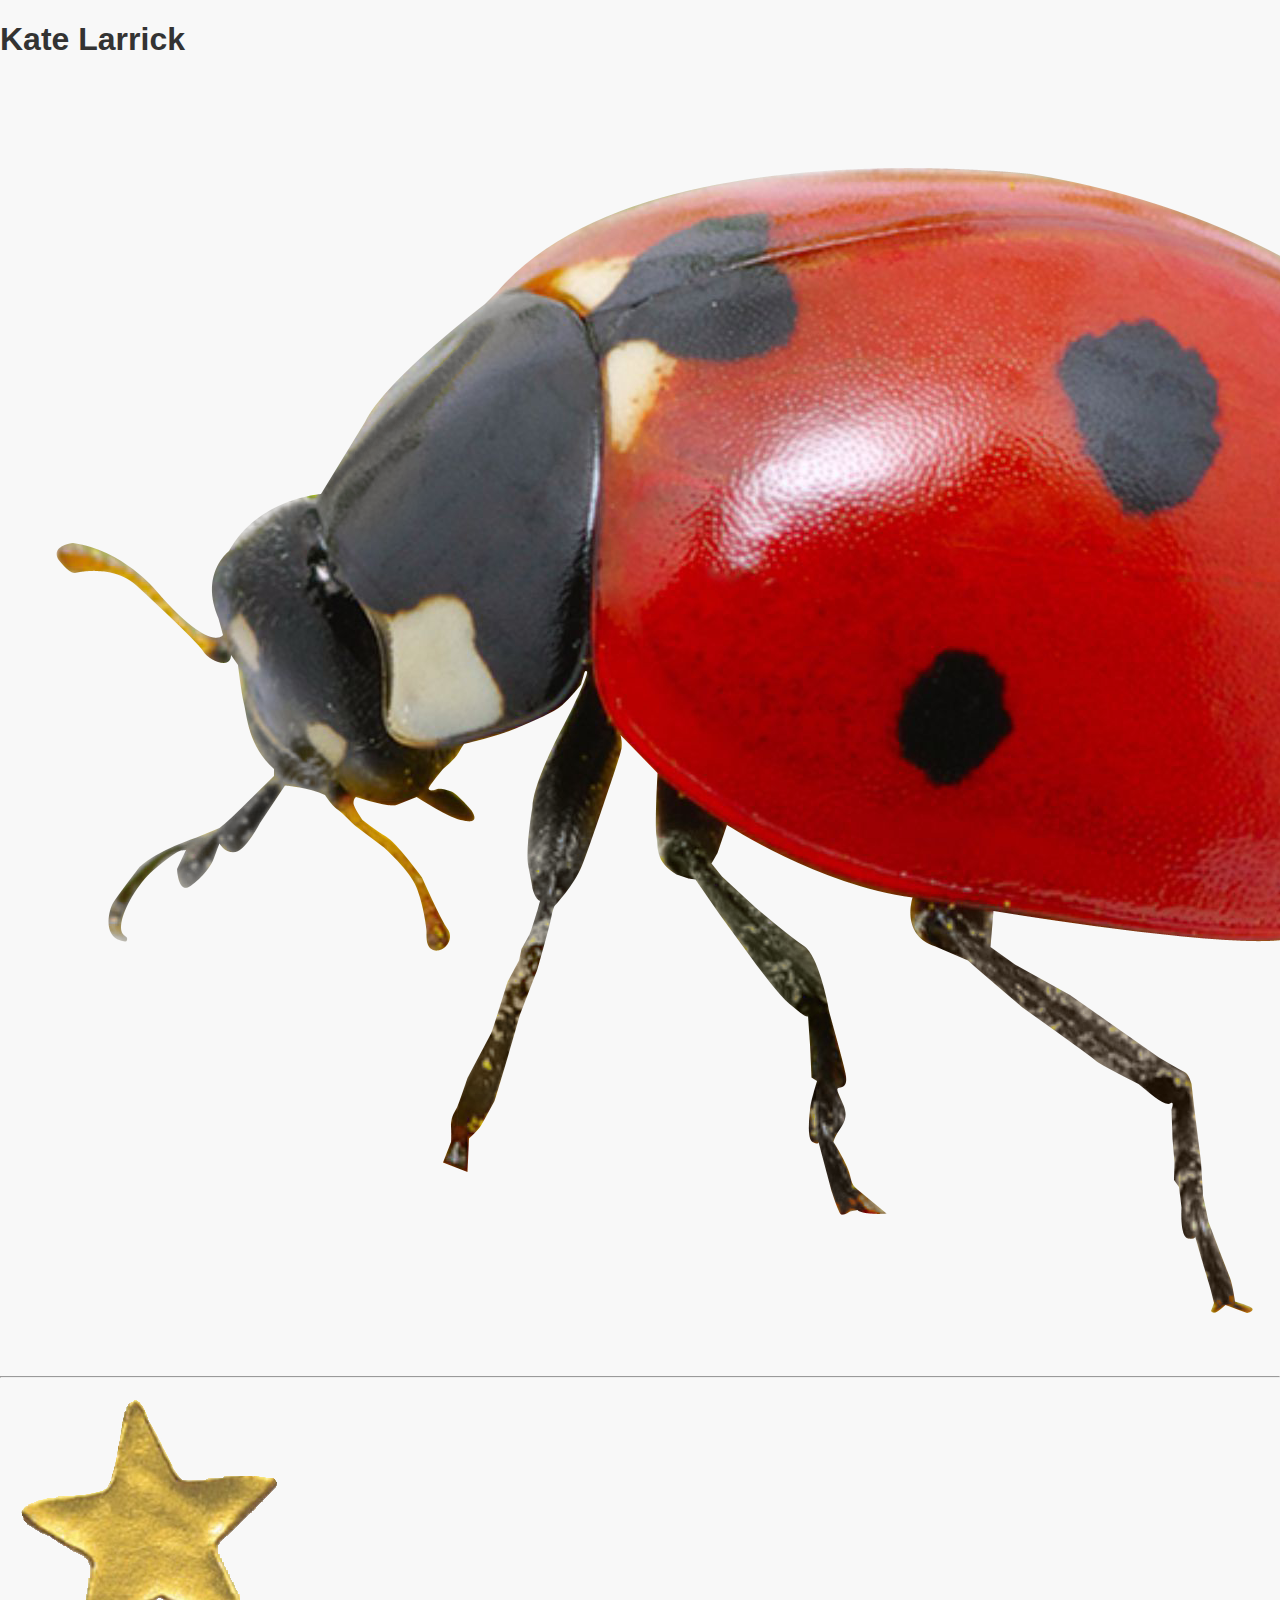
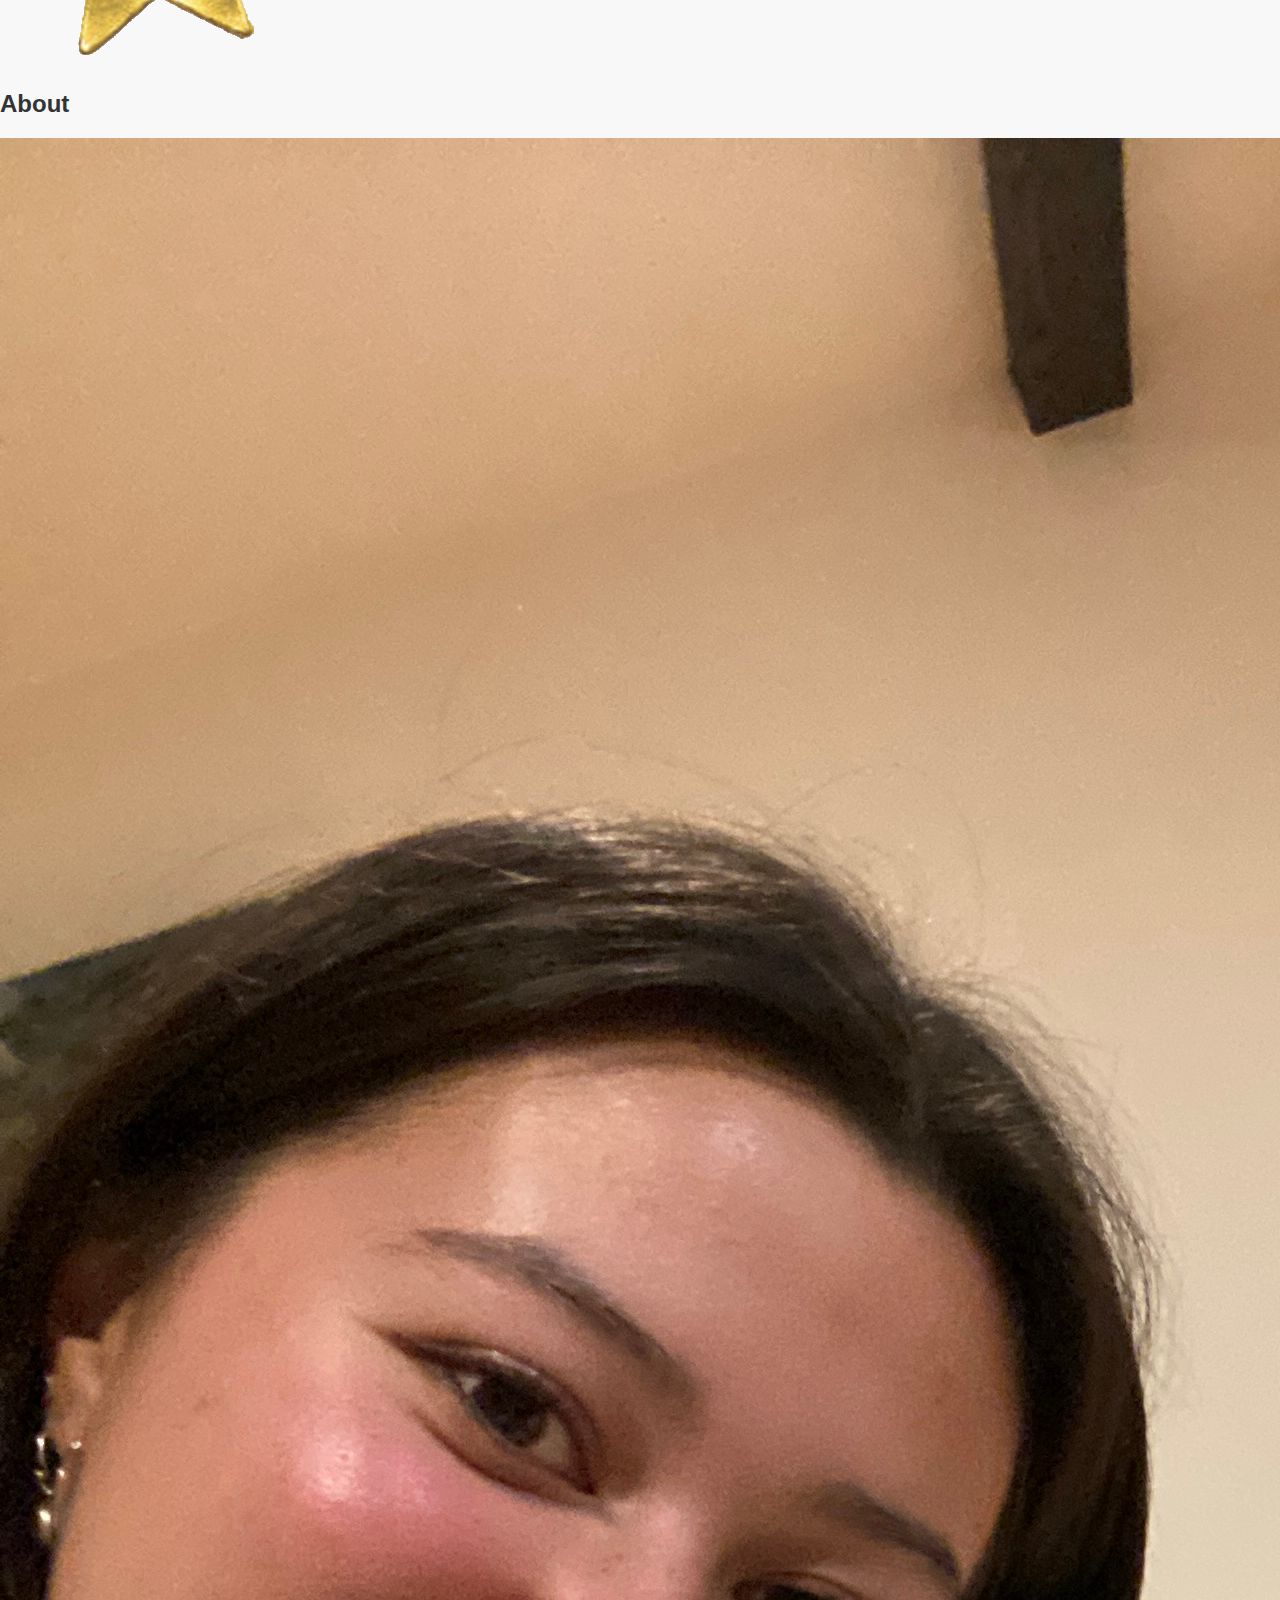
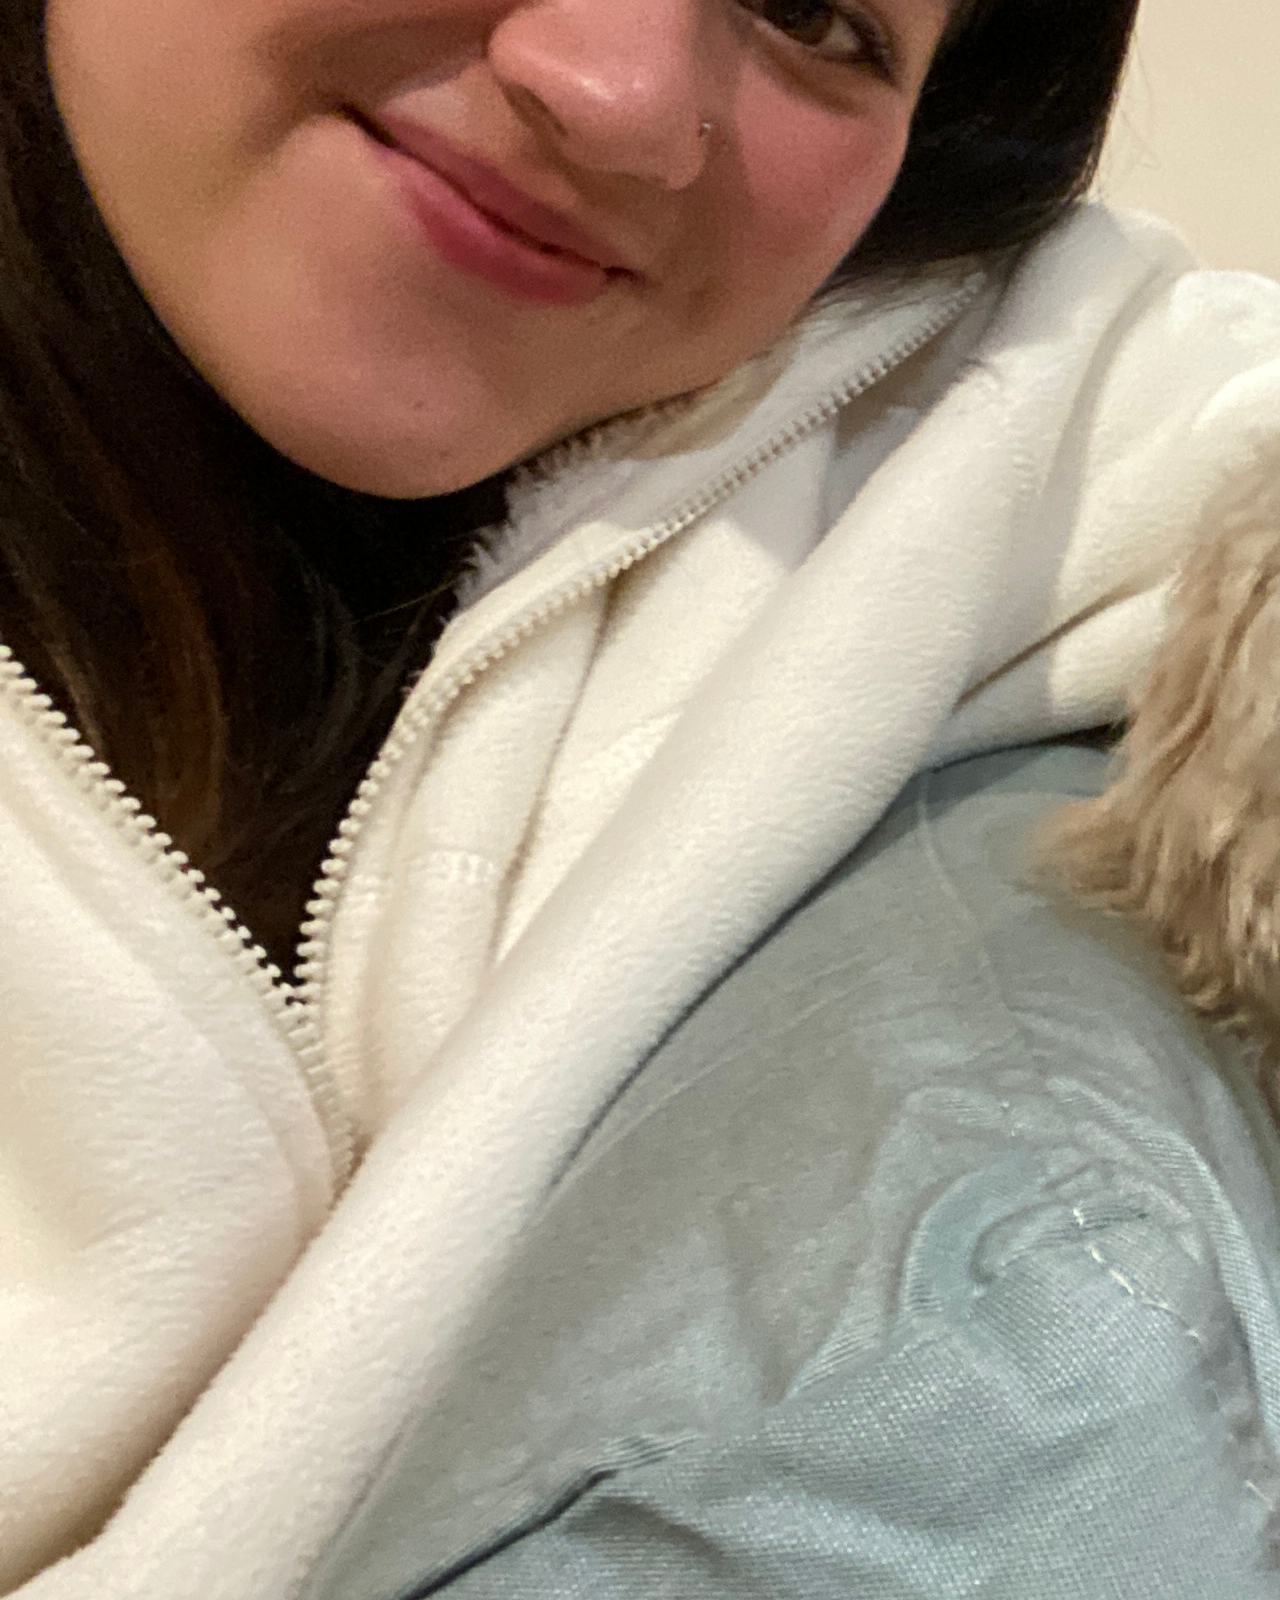
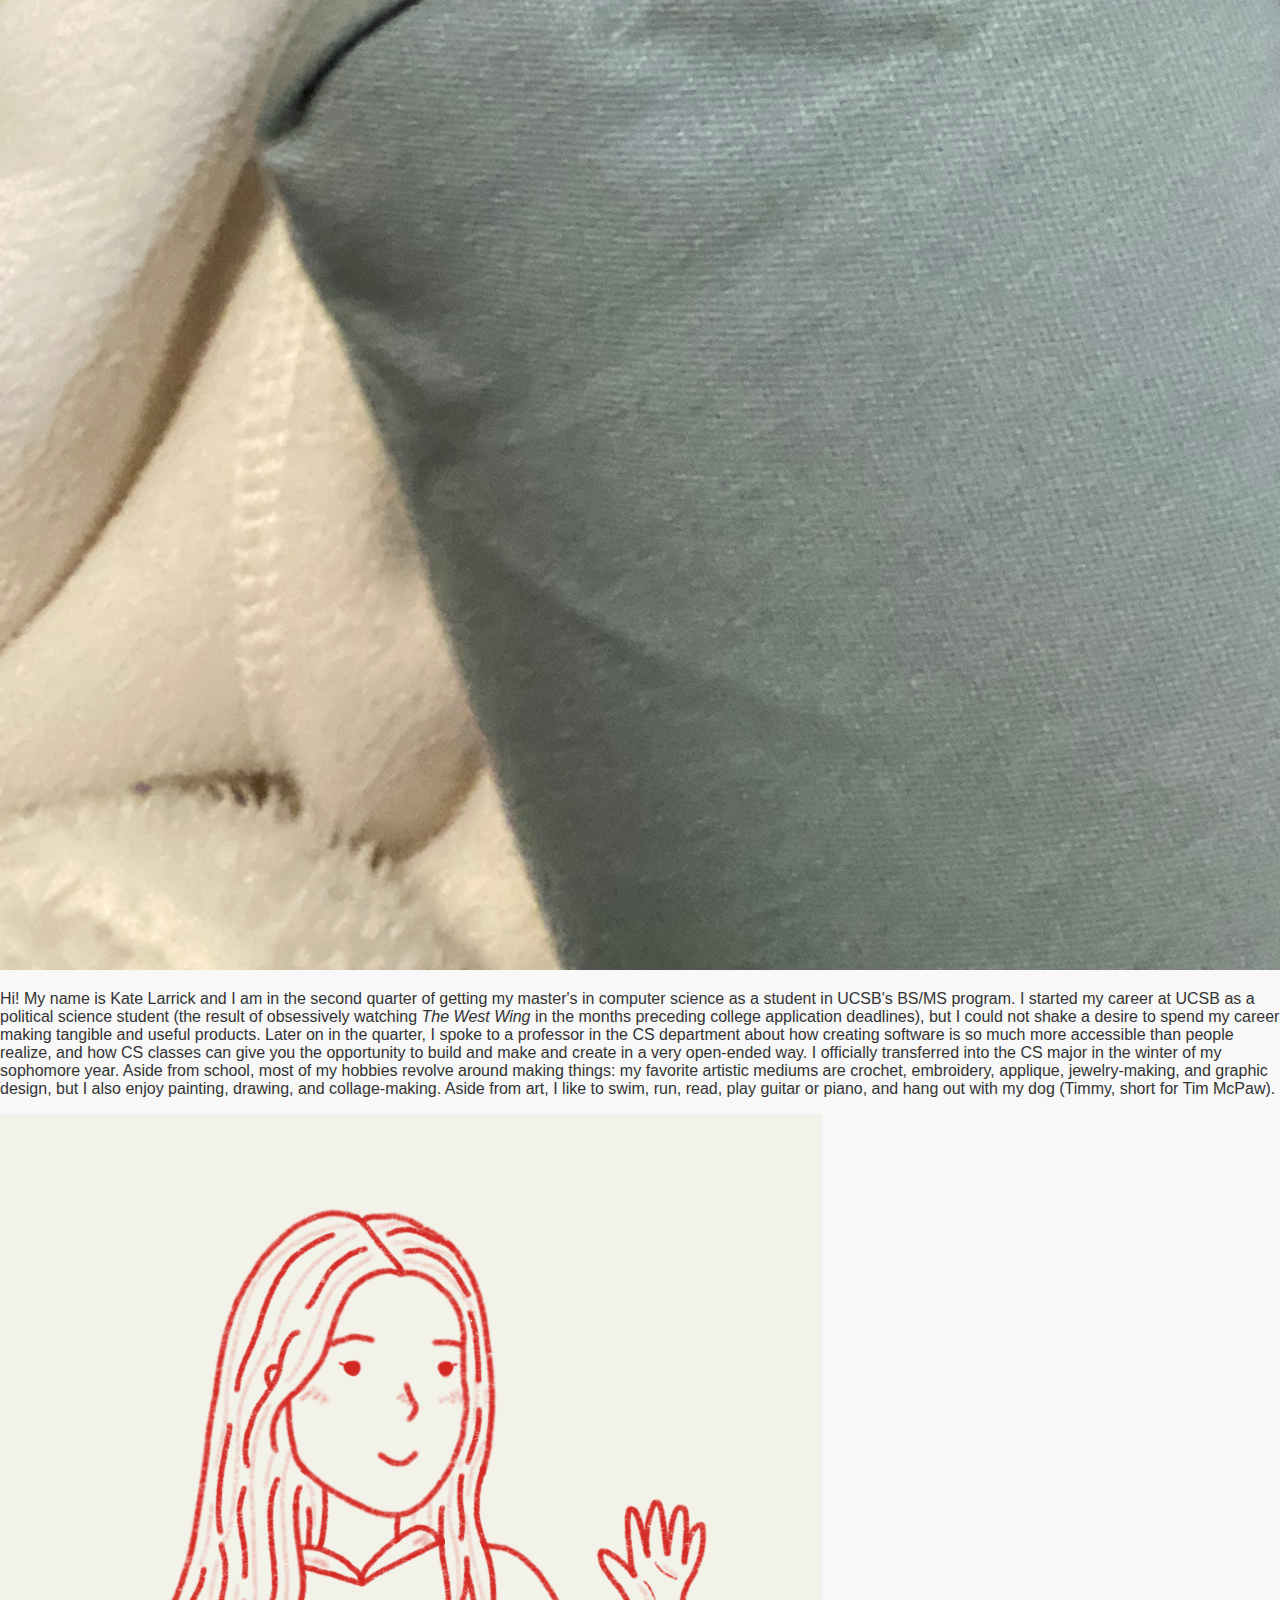
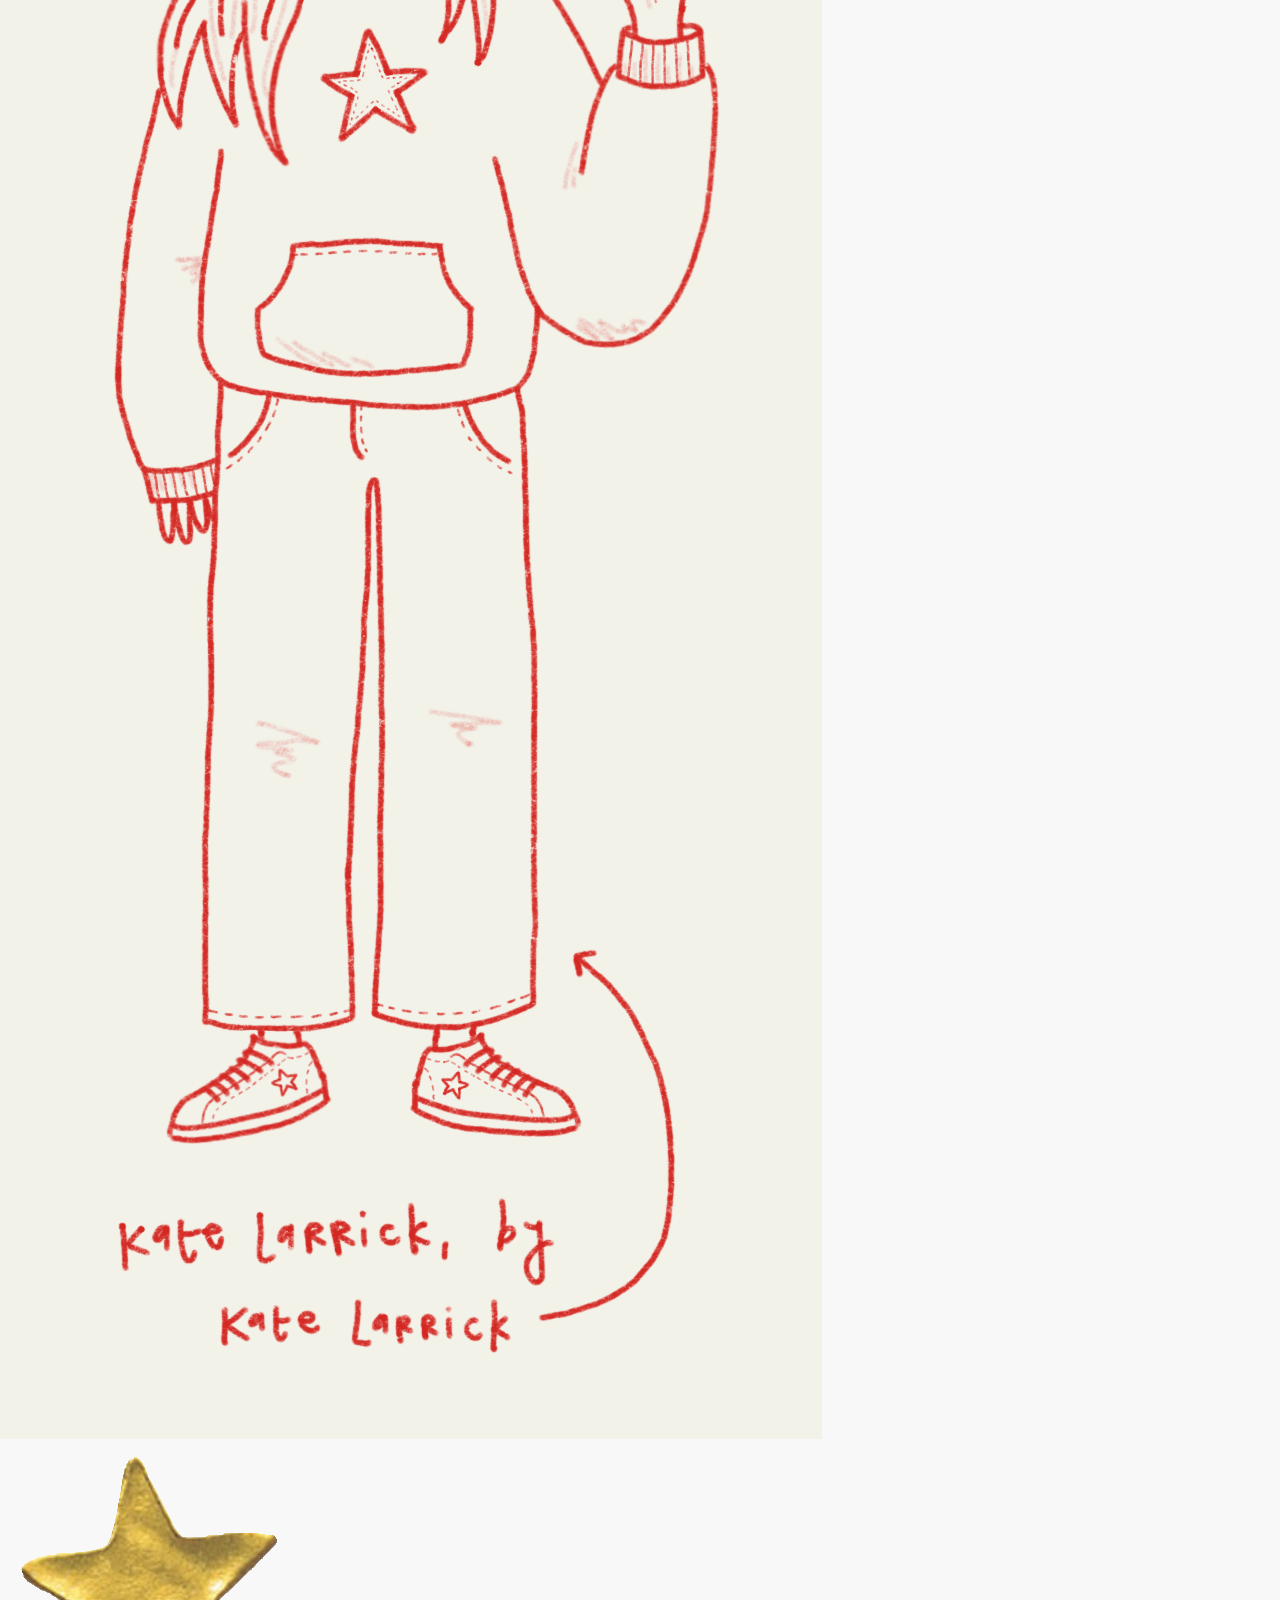
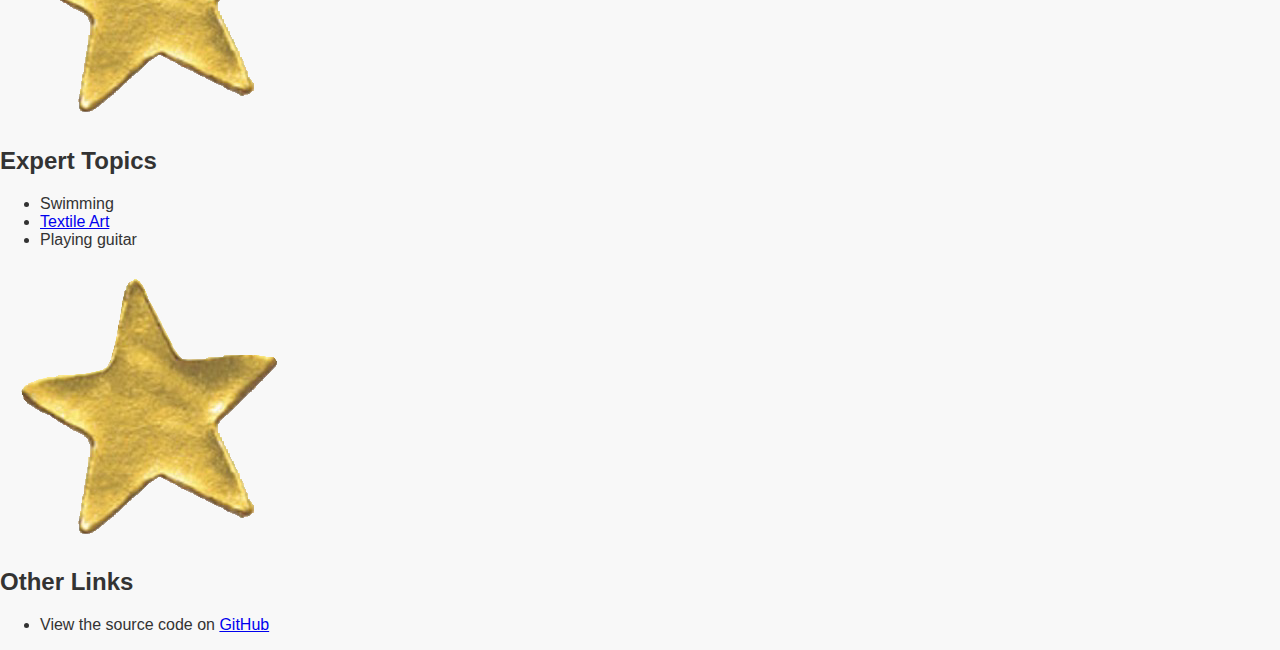
<file: index.html>
<!DOCTYPE html>
<html lang="en">
<head>
  <meta charset="UTF-8">
  <title>Kate Larrick's CS 291A Project 1</title>
  <link rel="stylesheet" href="style.css">
</head>
<body>

  <div class="main-header">
    <h1 class="title">Kate Larrick</h1>
    <img src="images/ladybug.png" alt="Ladybug" class="ladybug">
  </div>

  <hr>
  
  <div class="about-header">
  <img src="images/star1.PNG" alt="Star" class="star">
  <h2 class="about">About</h2>
  </div>

  <div class="photo-and-bio">

  <img src="images/meandtimmy.JPG" alt="Photo of Kate Larrick" class="kate-photo">

  <p class="bio-paragraph">Hi! My name is Kate Larrick and I am in the second quarter of getting my master's in computer science as a student in UCSB's BS/MS program. I started my career at UCSB as a political science student (the result of obsessively watching <i>The West Wing</i> in the months preceding college application deadlines), but I could not shake a desire to spend my career making tangible and useful products. Later on in the quarter, I spoke to a professor in the CS department about how creating software is so much more accessible than people realize, and how CS classes can give you the opportunity to build and make and create in a very open-ended way. I officially transferred into the CS major in the winter of my sophomore year. Aside from school, most of my hobbies revolve around making things: my favorite artistic mediums are crochet, embroidery, applique, jewelry-making, and graphic design, but I also enjoy painting, drawing, and collage-making. Aside from art, I like to swim, run, read, play guitar or piano, and hang out with my dog (Timmy, short for Tim McPaw).
  </p>

  <img src="images/self-portrait.png" alt="Drawing of Kate Larrick" class="kate-drawing">

  </div>


  <!--Expert Topics and Links Div-->
  <div class="topics-and-links">

    <!--Expert Topics Div-->
    <div class="expert-topics-div">

      <!--Expert Topics Header-->
      <div class="expert-topics-header">
        <img src="images/star1.PNG" alt="Star" class="star">
        <h2 class="expert-topics-title">Expert Topics</h2>
      </div>

      <!--Expert Topics List-->
      <div id="expert-topics">
  
        <ul class="expert-topics-list-content">
          <li>Swimming</li>
          <li><a href="/interest/art.html">Textile Art</a></li>
          <li>Playing guitar</li>
        </ul>
    
      </div>

    </div>
  
    <!--Other Links Div-->
    <div class="other-links">

      <!--Other Links Header-->
      <div class="other-links-header">
        <img src="images/star1.PNG" alt="Star" class="star">
        <h2 class="other-links-title">Other Links</h2>
      </div>

      <!--Other Links Content-->
      <div id="other-links-list">
        <ul class="other-links-list-text">
          <li>View the source code on 
            <a href="https://github.com/katelarrick/cs291-project1.git">GitHub</a></li>
        </ul>
      </div>
      
    </div>

  </div>



</body>
</html>
</file>
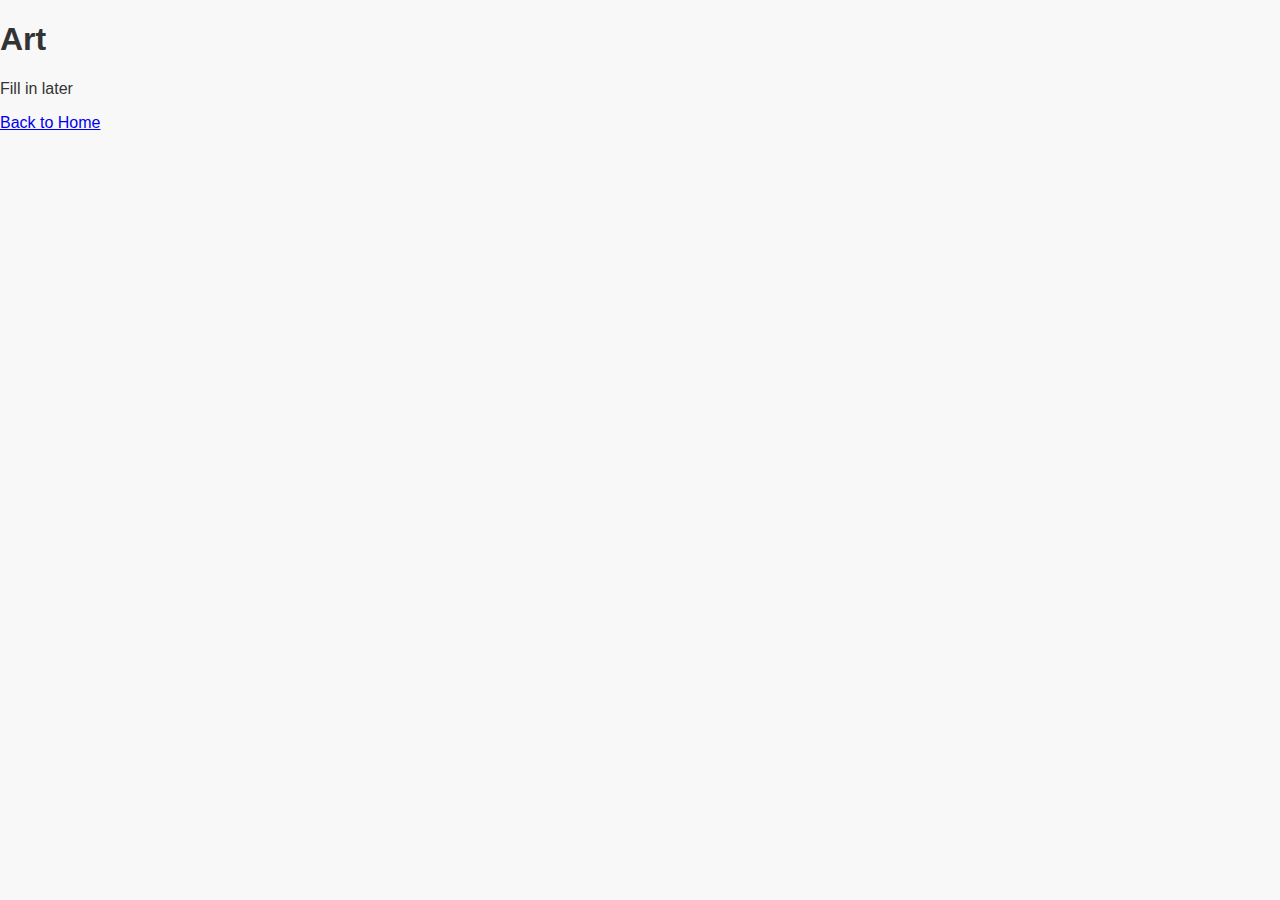
<file: art.html>
<!DOCTYPE html>
<html lang="en">
<head>
  <meta charset="UTF-8">
  <title>About</title>
  <link rel="stylesheet" href="style.css">
</head>
<body>
  <h1>Art</h1>
  <p>Fill in later</p>
  <a href="index.html">Back to Home</a>
</body>
</html>
</file>
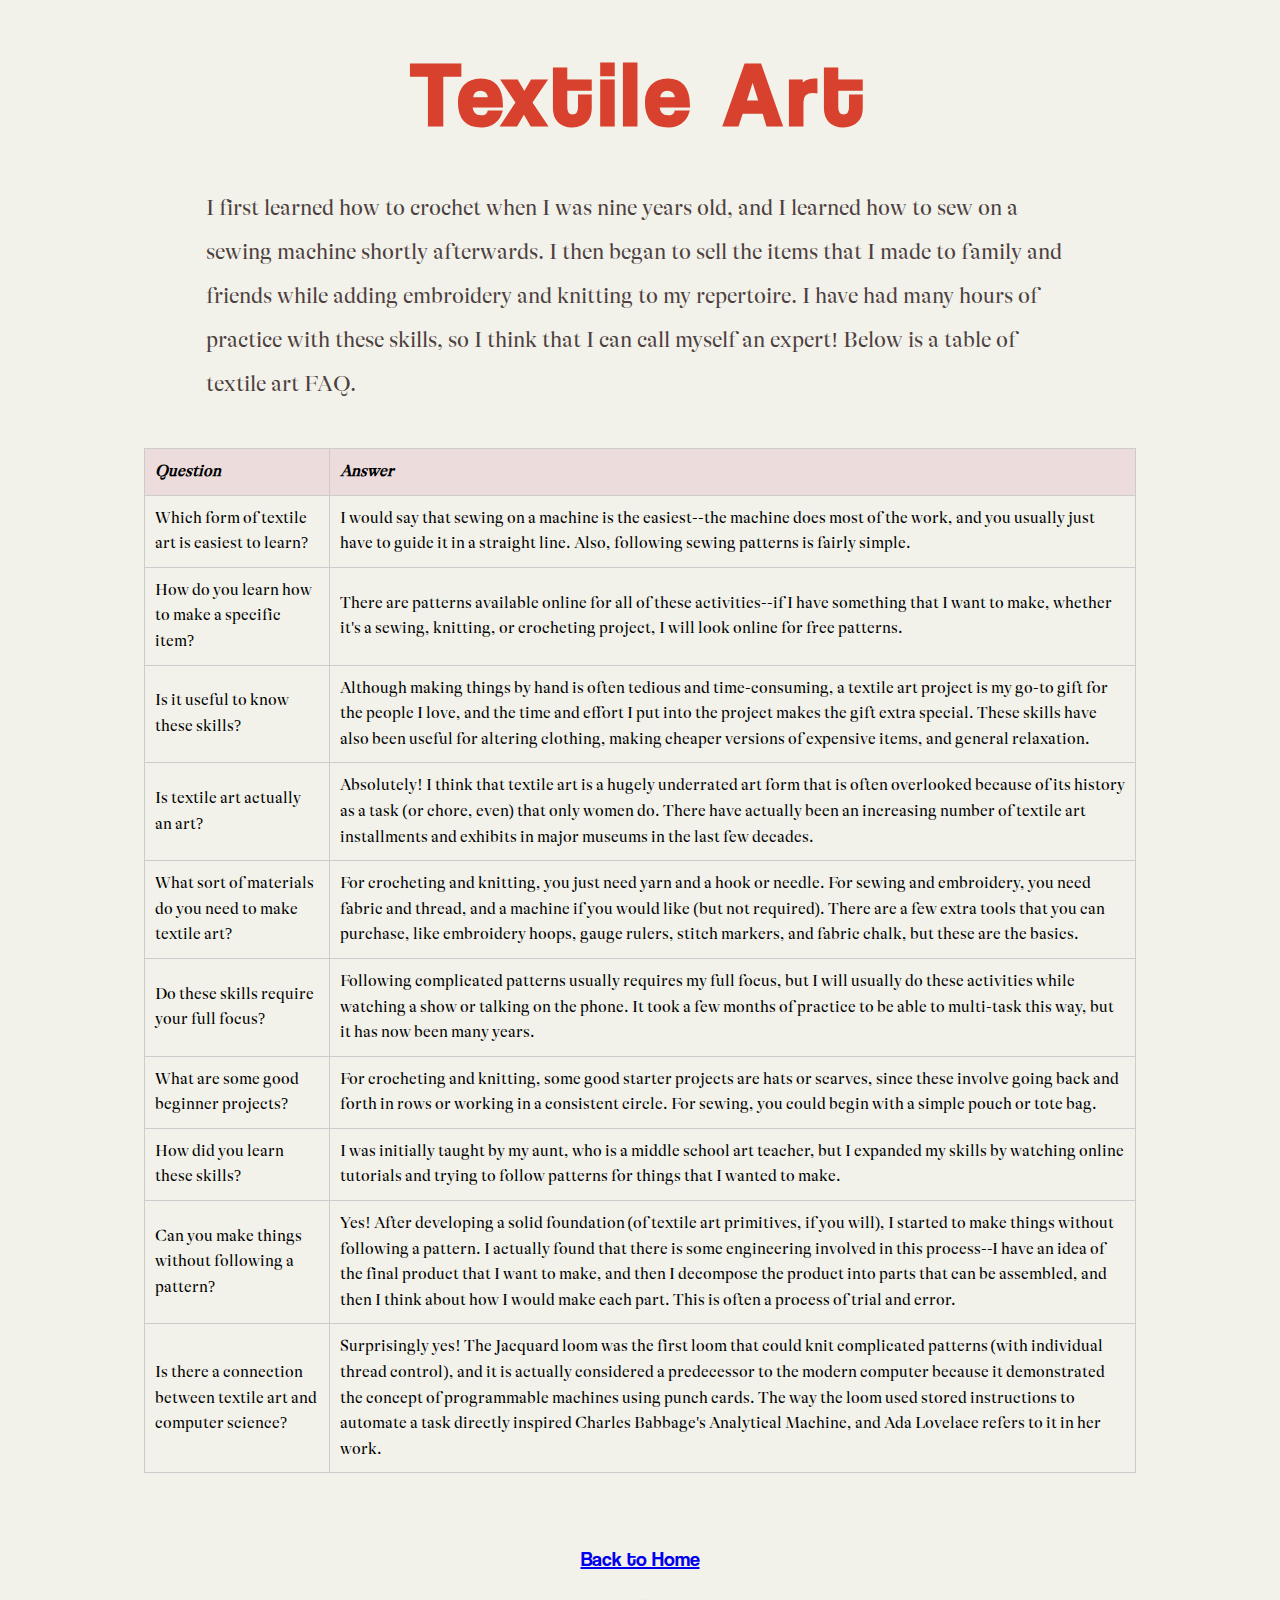
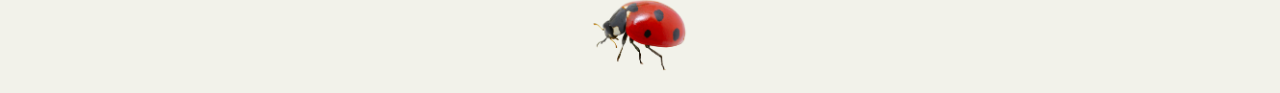
<file: interest/art.html>
<!DOCTYPE html>
<html lang="en">
<head>
  <meta charset="UTF-8">
  <title>Textile Art</title>
  <link rel="stylesheet" href="art.css">
</head>
<body>
  <h1>Textile Art</h1>

  <div class="text">
    <p>I first learned how to crochet when I was nine years old, and I learned how to sew on a sewing machine shortly afterwards. I then began to sell the items that I made to family and friends while adding embroidery and knitting to my repertoire. I have had many hours of practice with these skills, so I think that I can call myself an expert! Below is a table of textile art FAQ. 
    </p>
  </div>

  <table border="1" cellpadding="8" cellspacing="0">
    <tr>
      <th><i>Question</i></th>
      <th><i>Answer</i></th>
    </tr>
  
    <tr>
      <td>Which form of textile art is easiest to learn?</td>
      <td>I would say that sewing on a machine is the easiest--the machine does most of the work, and you usually just have to guide it in a straight line. Also, following sewing patterns is fairly simple.</td>
    </tr>
    <tr>
      <td>How do you learn how to make a specific item?</td>
      <td>There are patterns available online for all of these activities--if I have something that I want to make, whether it's a sewing, knitting, or crocheting project, I will look online for free patterns.</td>
    </tr>
    <tr>
      <td>Is it useful to know these skills?</td>
      <td>Although making things by hand is often tedious and time-consuming, a textile art project is my go-to gift for the people I love, and the time and effort I put into the project makes the gift extra special. These skills have also been useful for altering clothing, making cheaper versions of expensive items, and general relaxation.</td>
    </tr>
    <tr>
      <td>Is textile art actually an art?</td>
      <td>Absolutely! I think that textile art is a hugely underrated art form that is often overlooked because of its history as a task (or chore, even) that only women do. There have actually been an increasing number of textile art installments and exhibits in major museums in the last few decades.</td>
    </tr>
    <tr>
      <td>What sort of materials do you need to make textile art?</td>
      <td>For crocheting and knitting, you just need yarn and a hook or needle. For sewing and embroidery, you need fabric and thread, and a machine if you would like (but not required). There are a few extra tools that you can purchase, like embroidery hoops, gauge rulers, stitch markers, and fabric chalk, but these are the basics.</td>
    </tr>
    <tr>
      <td>Do these skills require your full focus?</td>
      <td>Following complicated patterns usually requires my full focus, but I will usually do these activities while watching a show or talking on the phone. It took a few months of practice to be able to multi-task this way, but it has now been many years.</td>
    </tr>
    <tr>
      <td>What are some good beginner projects?</td>
      <td>For crocheting and knitting, some good starter projects are hats or scarves, since these involve going back and forth in rows or working in a consistent circle. For sewing, you could begin with a simple pouch or tote bag.</td>
    </tr>
    <tr>
      <td>How did you learn these skills?</td>
      <td>I was initially taught by my aunt, who is a middle school art teacher, but I expanded my skills by watching online tutorials and trying to follow patterns for things that I wanted to make.</td>
    </tr>
    <tr>
      <td>Can you make things without following a pattern?</td>
      <td>Yes! After developing a solid foundation (of textile art primitives, if you will), I started to make things without following a pattern. I actually found that there is some engineering involved in this process--I have an idea of the final product that I want to make, and then I decompose the product into parts that can be assembled, and then I think about how I would make each part. This is often a process of trial and error.</td>
    </tr>
    <tr>
      <td>Is there a connection between textile art and computer science?</td>
      <td>Surprisingly yes! The Jacquard loom was the first loom that could knit complicated patterns (with individual thread control), and it is actually considered a predecessor to the modern computer because it demonstrated the concept of programmable machines using punch cards. The way the loom used stored instructions to automate a task directly inspired Charles Babbage's Analytical Machine, and Ada Lovelace refers to it in her work.</td>
    </tr>
  </table>
  

  <div class="footer">
    <a href="../index.html">Back to Home</a>
    <img src="../images/ladybug.png" alt="Ladybug" class="ladybug">
  </div>
</body>
</html>
</file>
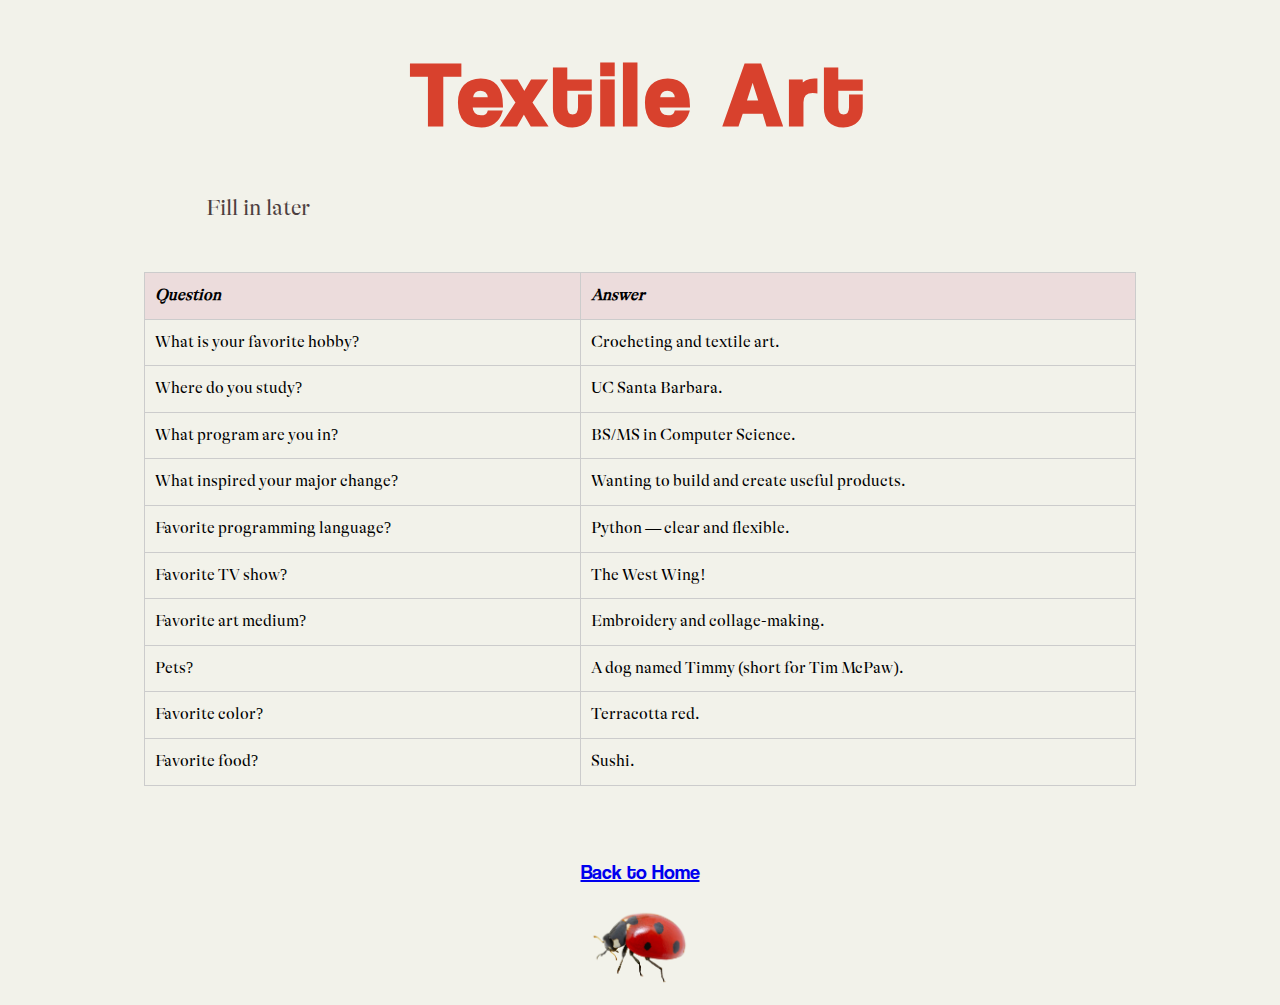
<file: interests/art.html>
<!DOCTYPE html>
<html lang="en">
<head>
  <meta charset="UTF-8">
  <title>Textile Art</title>
  <link rel="stylesheet" href="art.css">
</head>
<body>
  <h1>Textile Art</h1>

  <div class="text">
    <p>Fill in later</p>
  </div>

  <table border="1" cellpadding="8" cellspacing="0">
    <tr>
      <th><i>Question</i></th>
      <th><i>Answer</i></th>
    </tr>
  
    <tr>
      <td>What is your favorite hobby?</td>
      <td>Crocheting and textile art.</td>
    </tr>
    <tr>
      <td>Where do you study?</td>
      <td>UC Santa Barbara.</td>
    </tr>
    <tr>
      <td>What program are you in?</td>
      <td>BS/MS in Computer Science.</td>
    </tr>
    <tr>
      <td>What inspired your major change?</td>
      <td>Wanting to build and create useful products.</td>
    </tr>
    <tr>
      <td>Favorite programming language?</td>
      <td>Python — clear and flexible.</td>
    </tr>
    <tr>
      <td>Favorite TV show?</td>
      <td>The West Wing!</td>
    </tr>
    <tr>
      <td>Favorite art medium?</td>
      <td>Embroidery and collage-making.</td>
    </tr>
    <tr>
      <td>Pets?</td>
      <td>A dog named Timmy (short for Tim McPaw).</td>
    </tr>
    <tr>
      <td>Favorite color?</td>
      <td>Terracotta red.</td>
    </tr>
    <tr>
      <td>Favorite food?</td>
      <td>Sushi.</td>
    </tr>
  </table>
  

  <div class="footer">
    <a href="../index.html">Back to Home</a>
    <img src="../images/ladybug.png" alt="Ladybug" class="ladybug">
  </div>
</body>
</html>
</file>
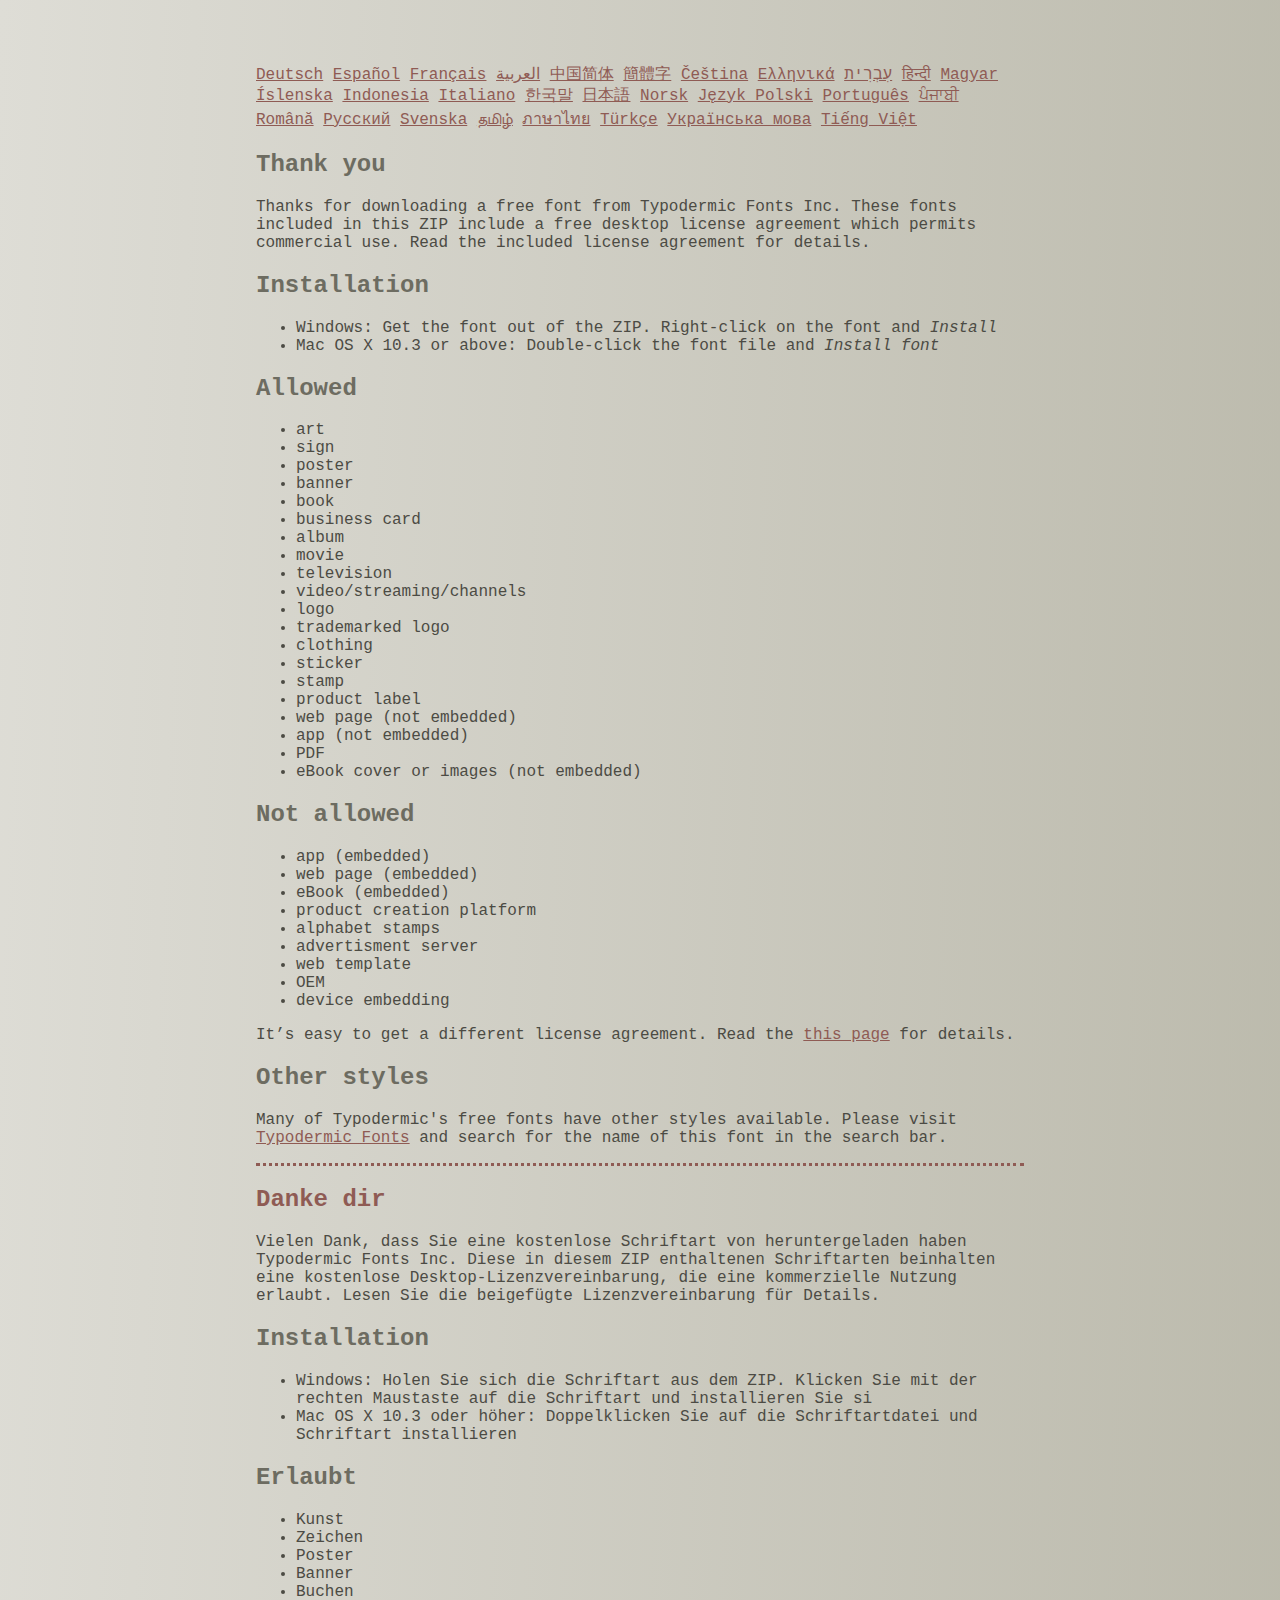
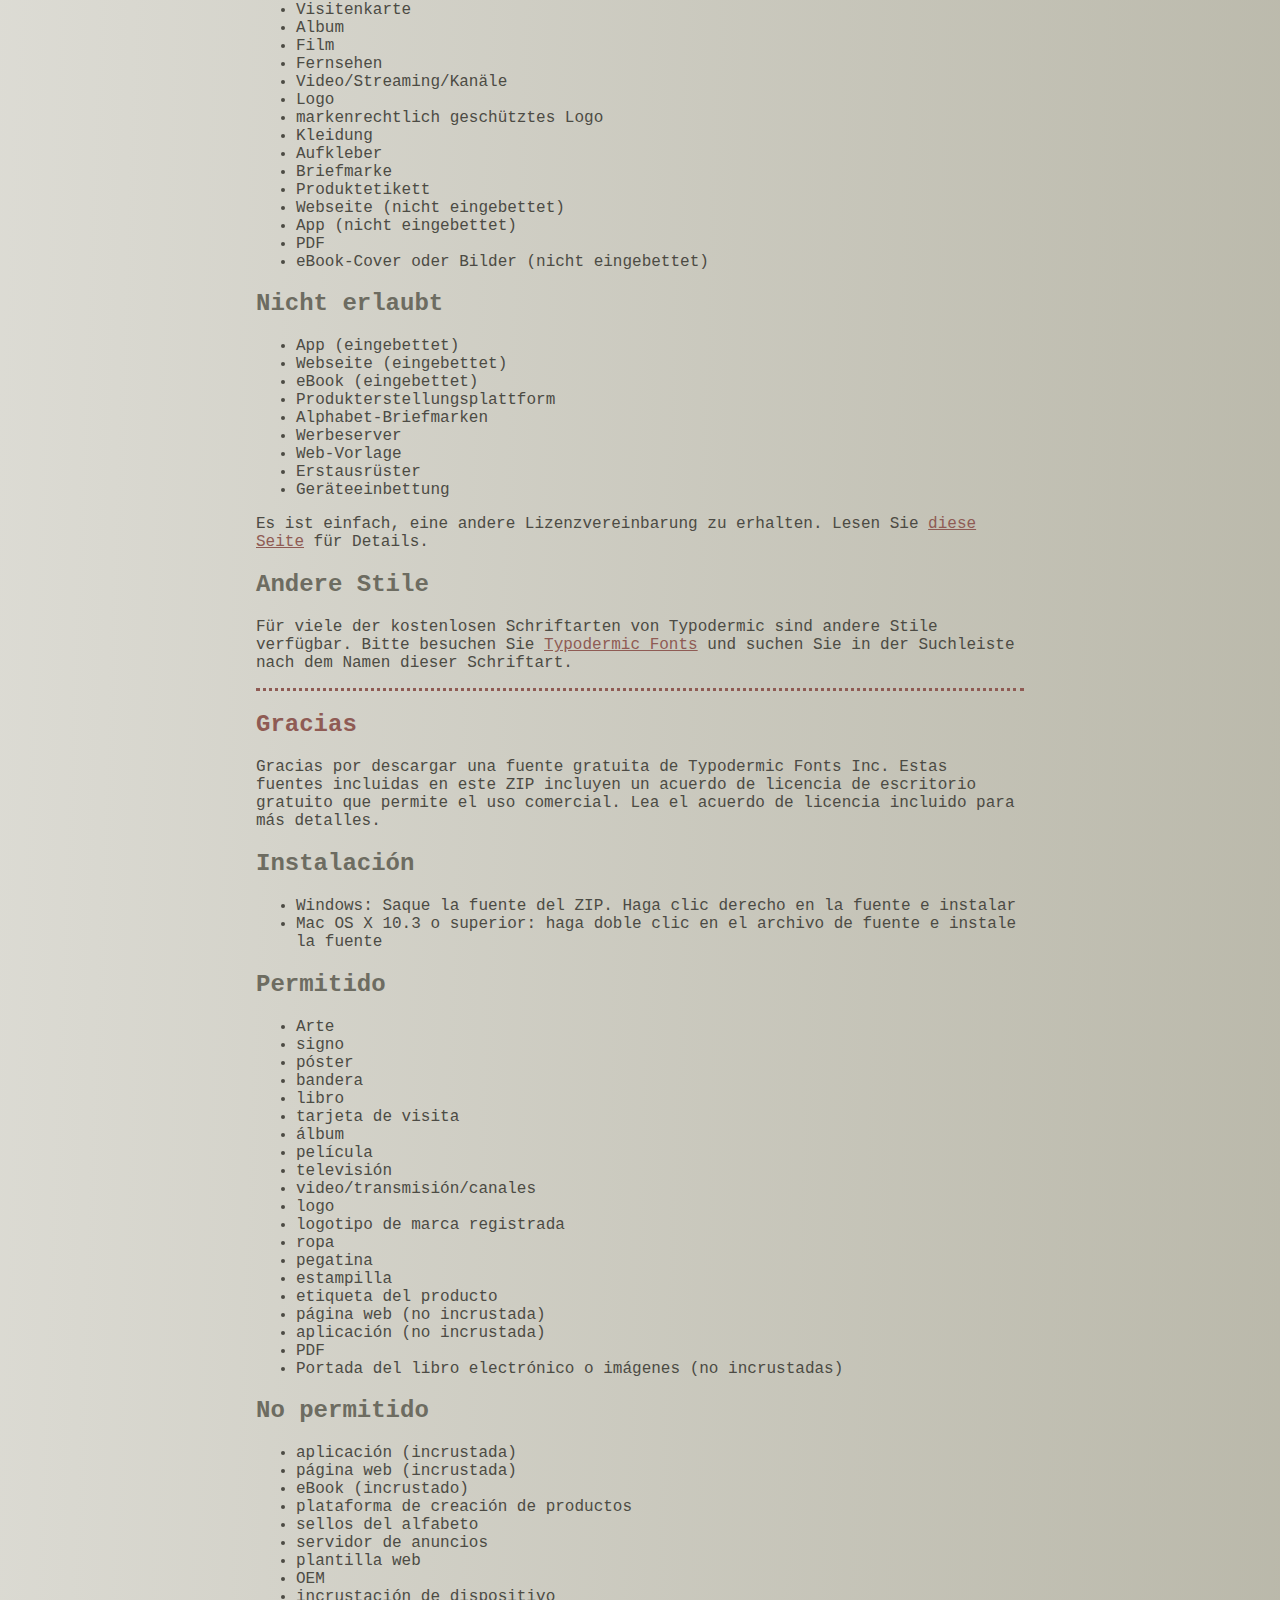
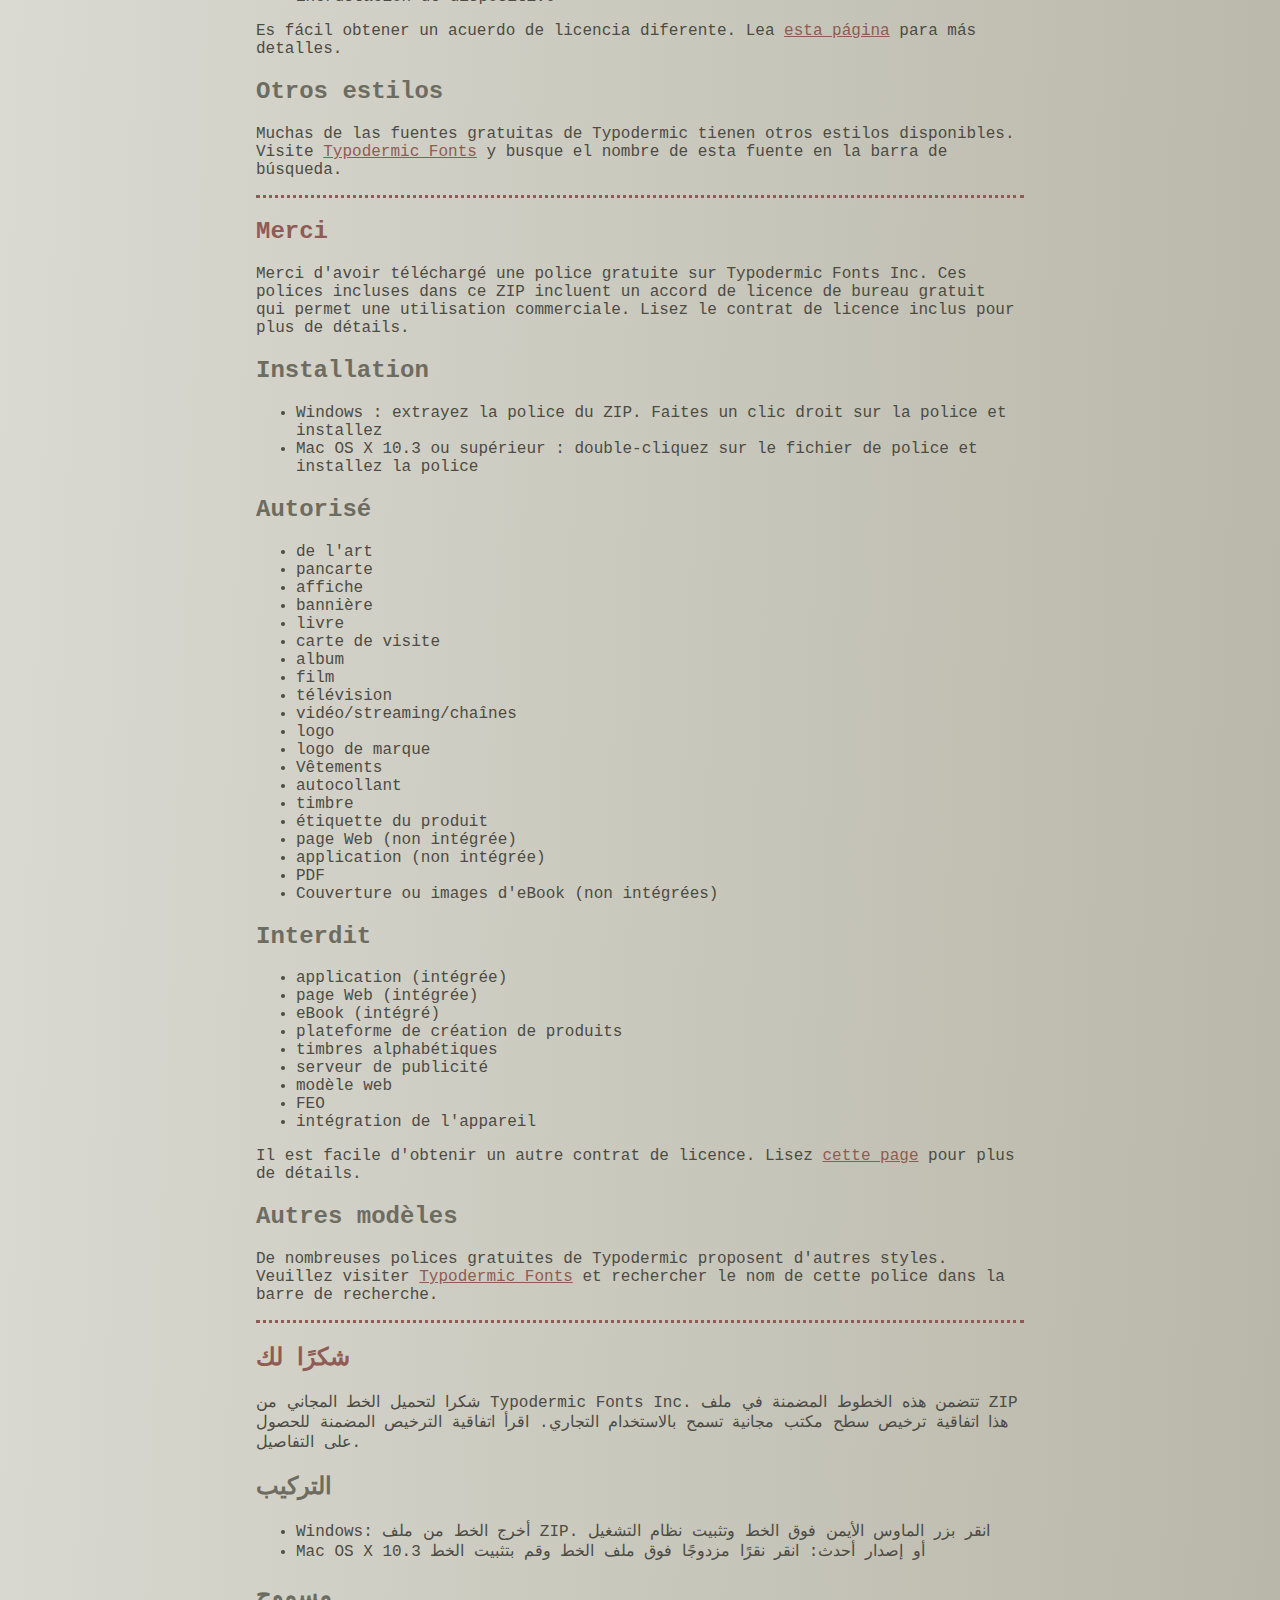
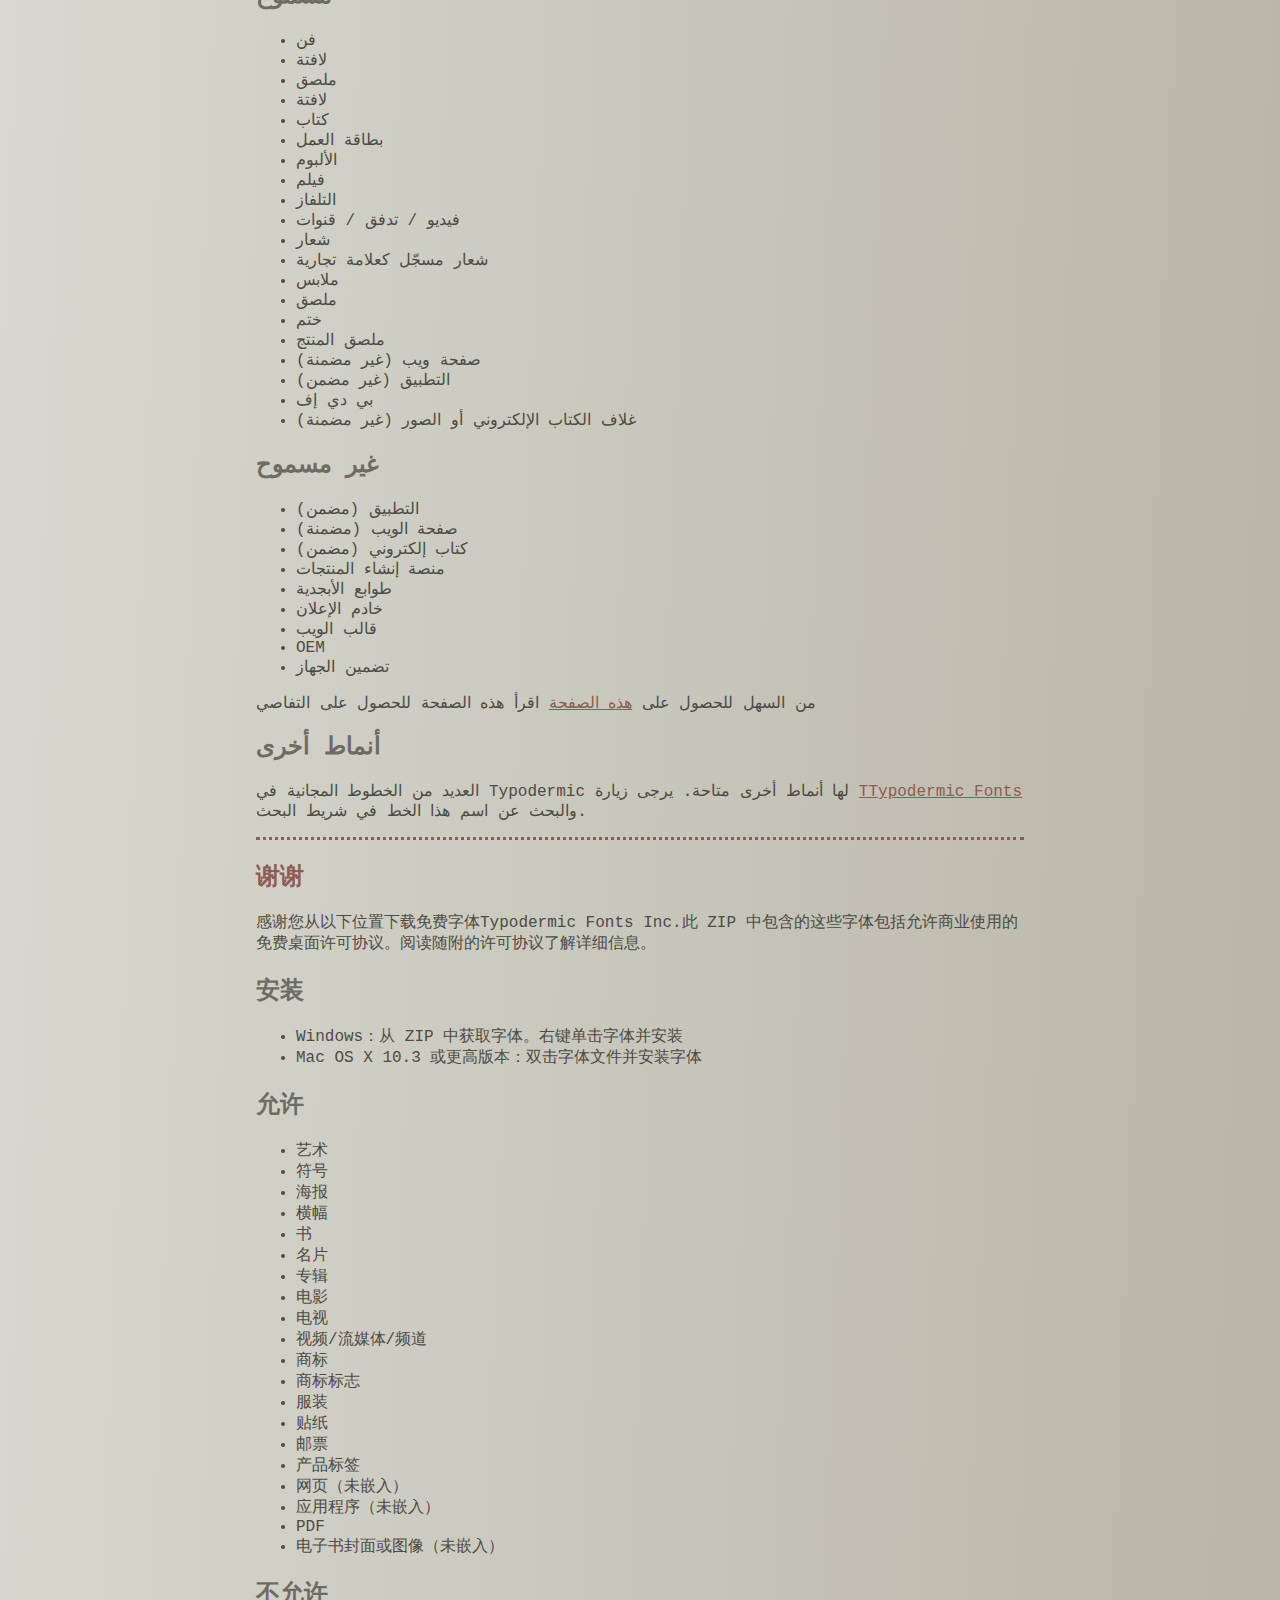
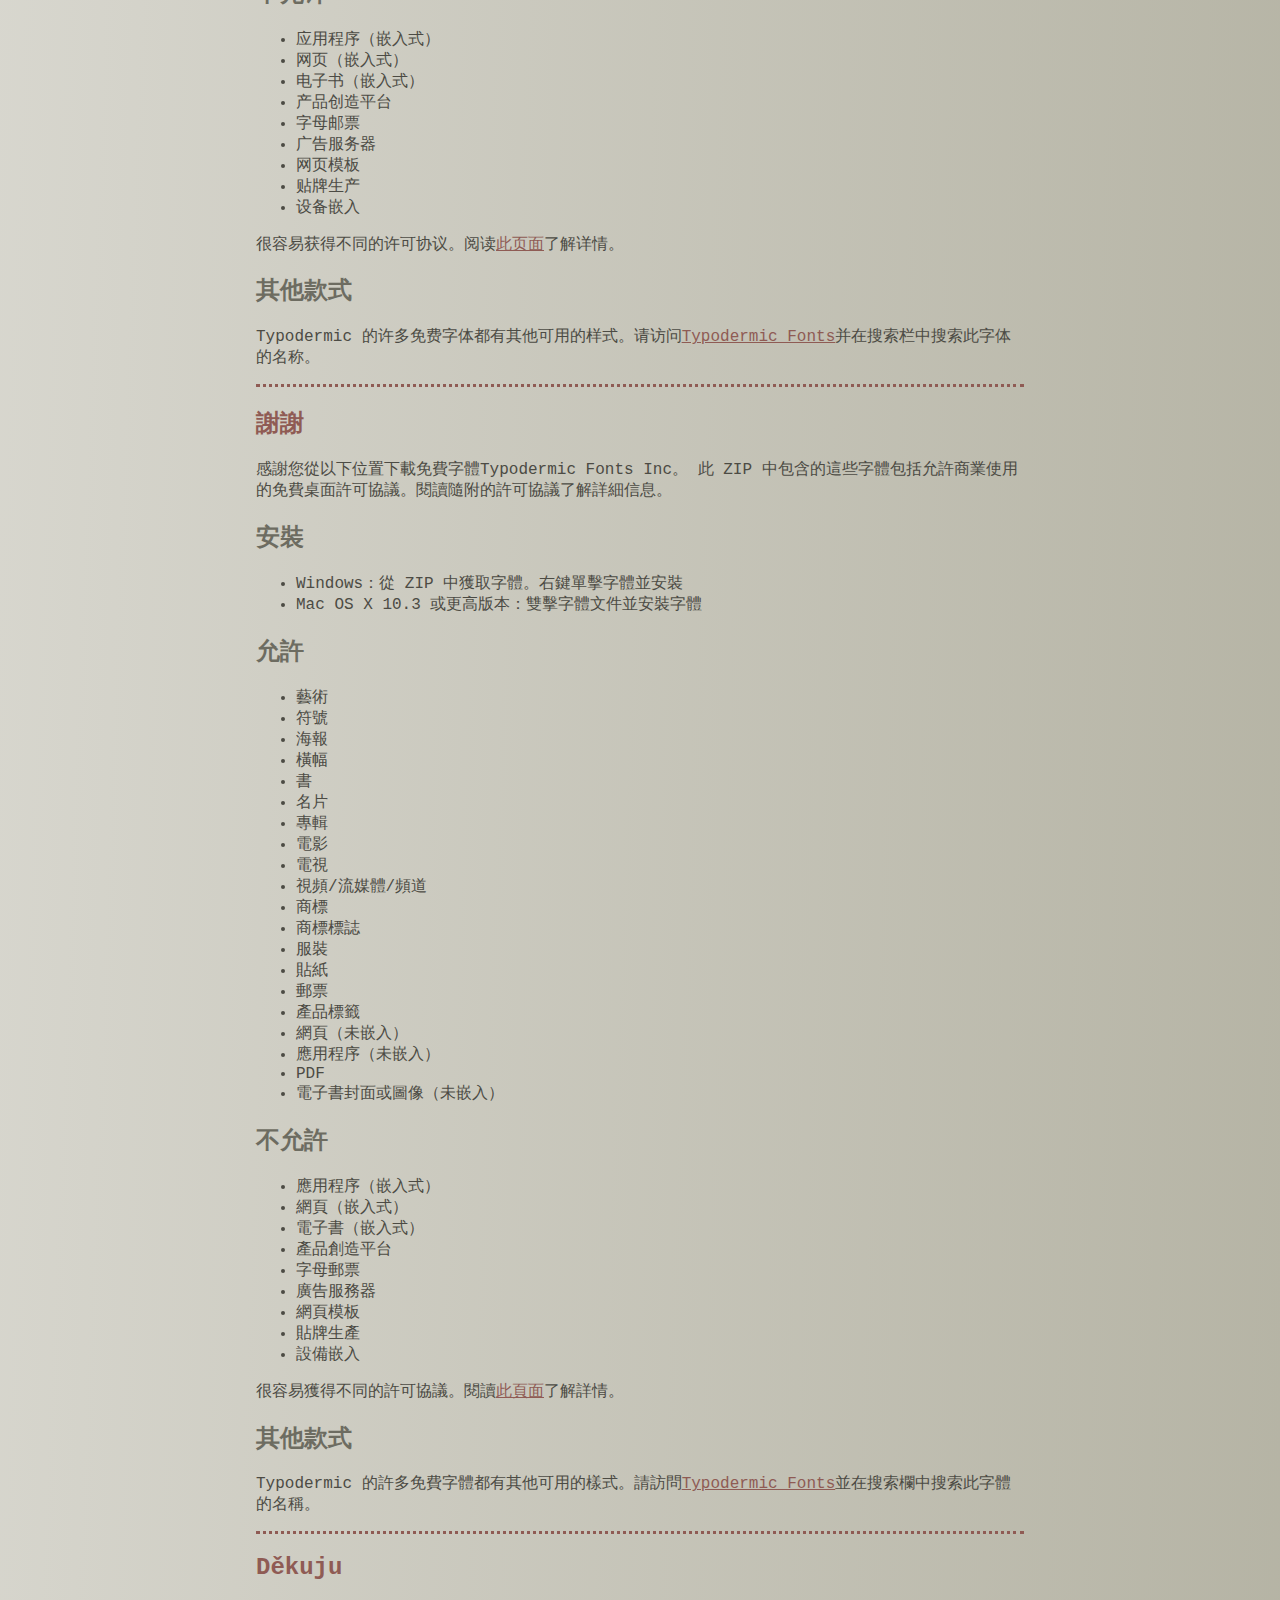
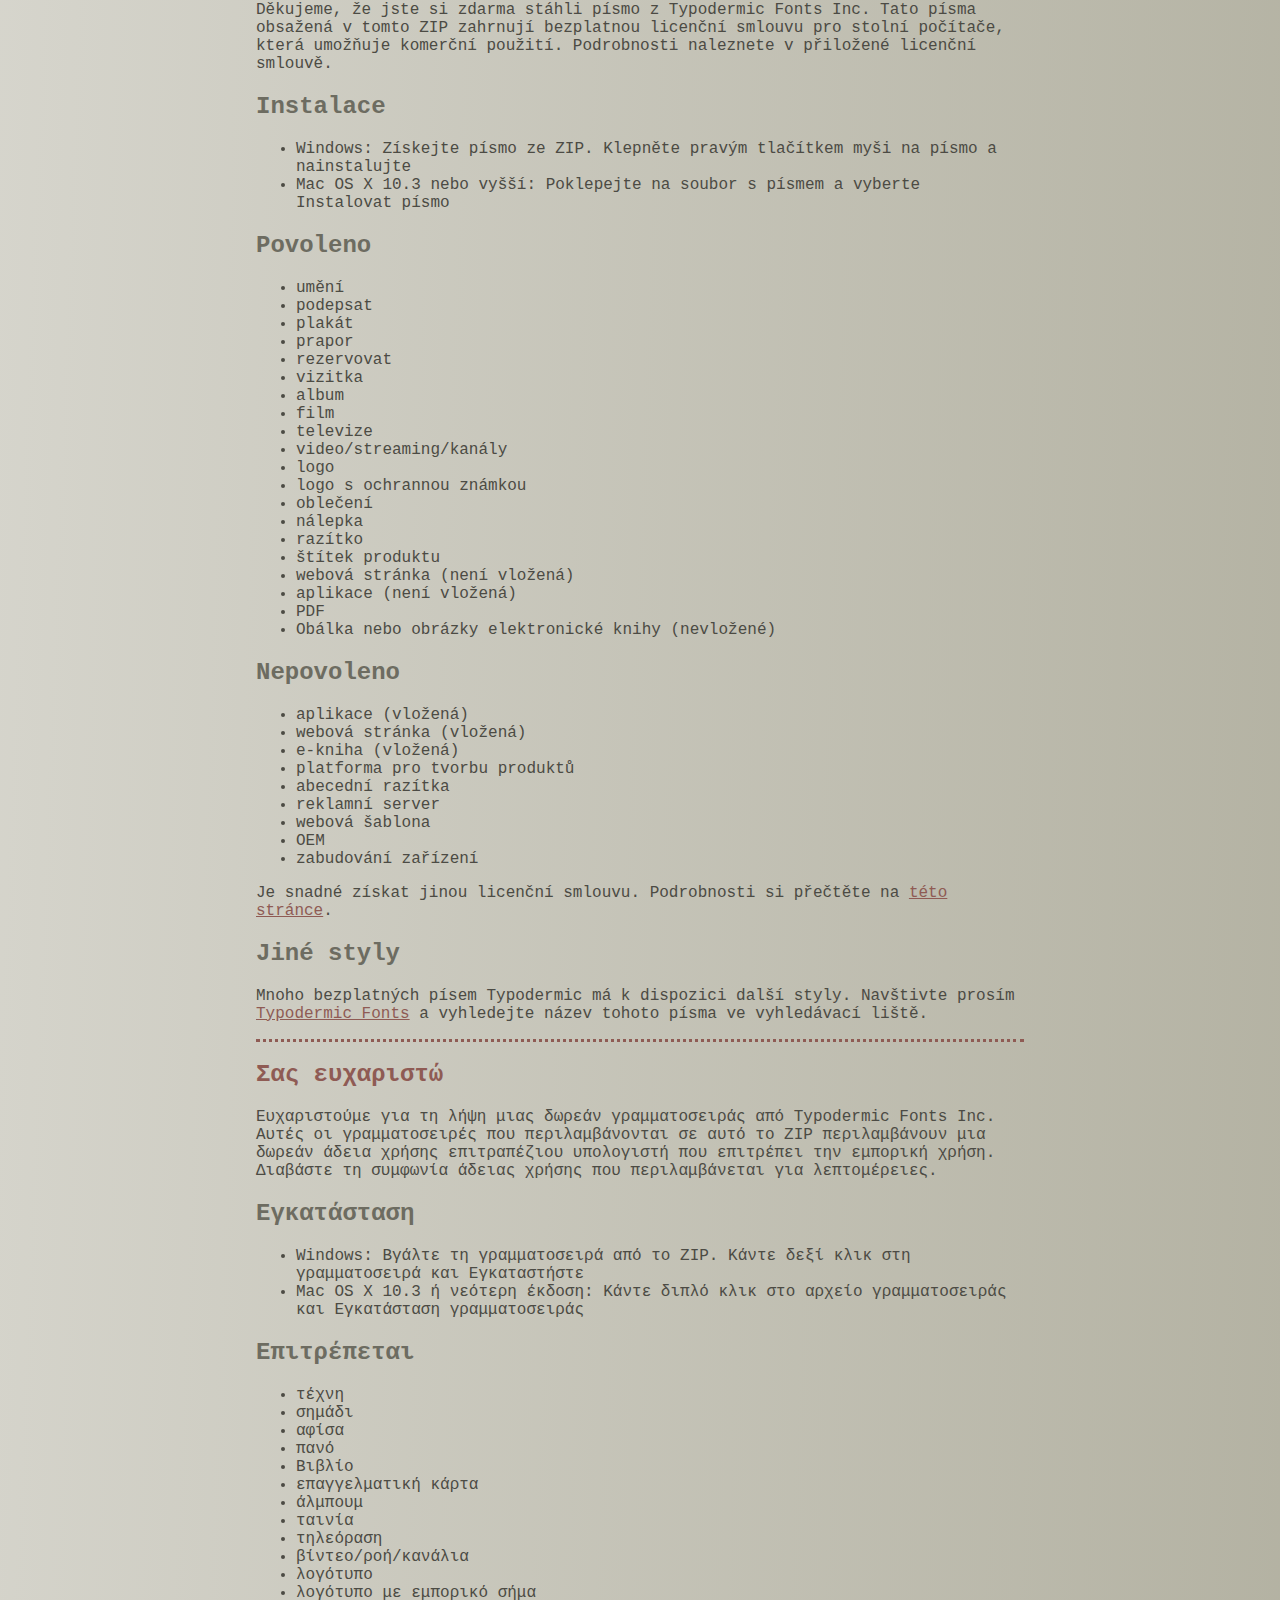
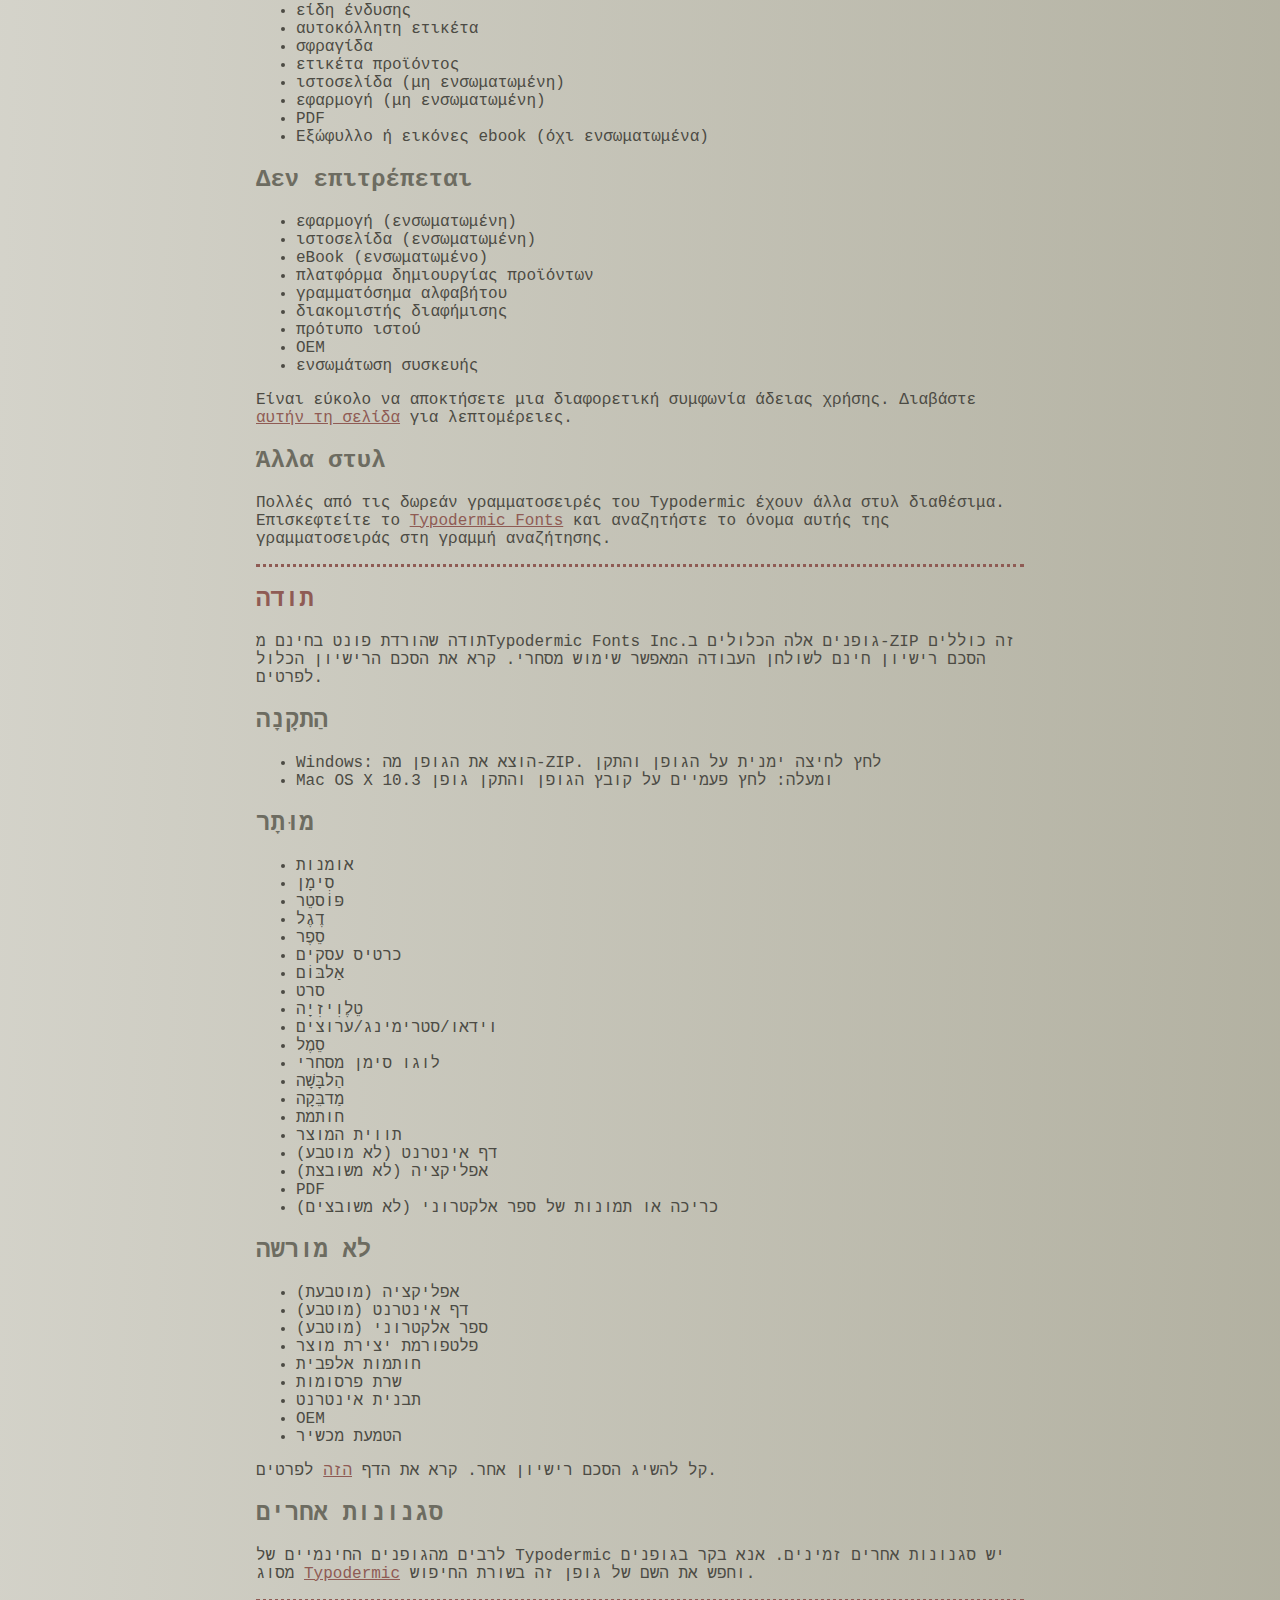
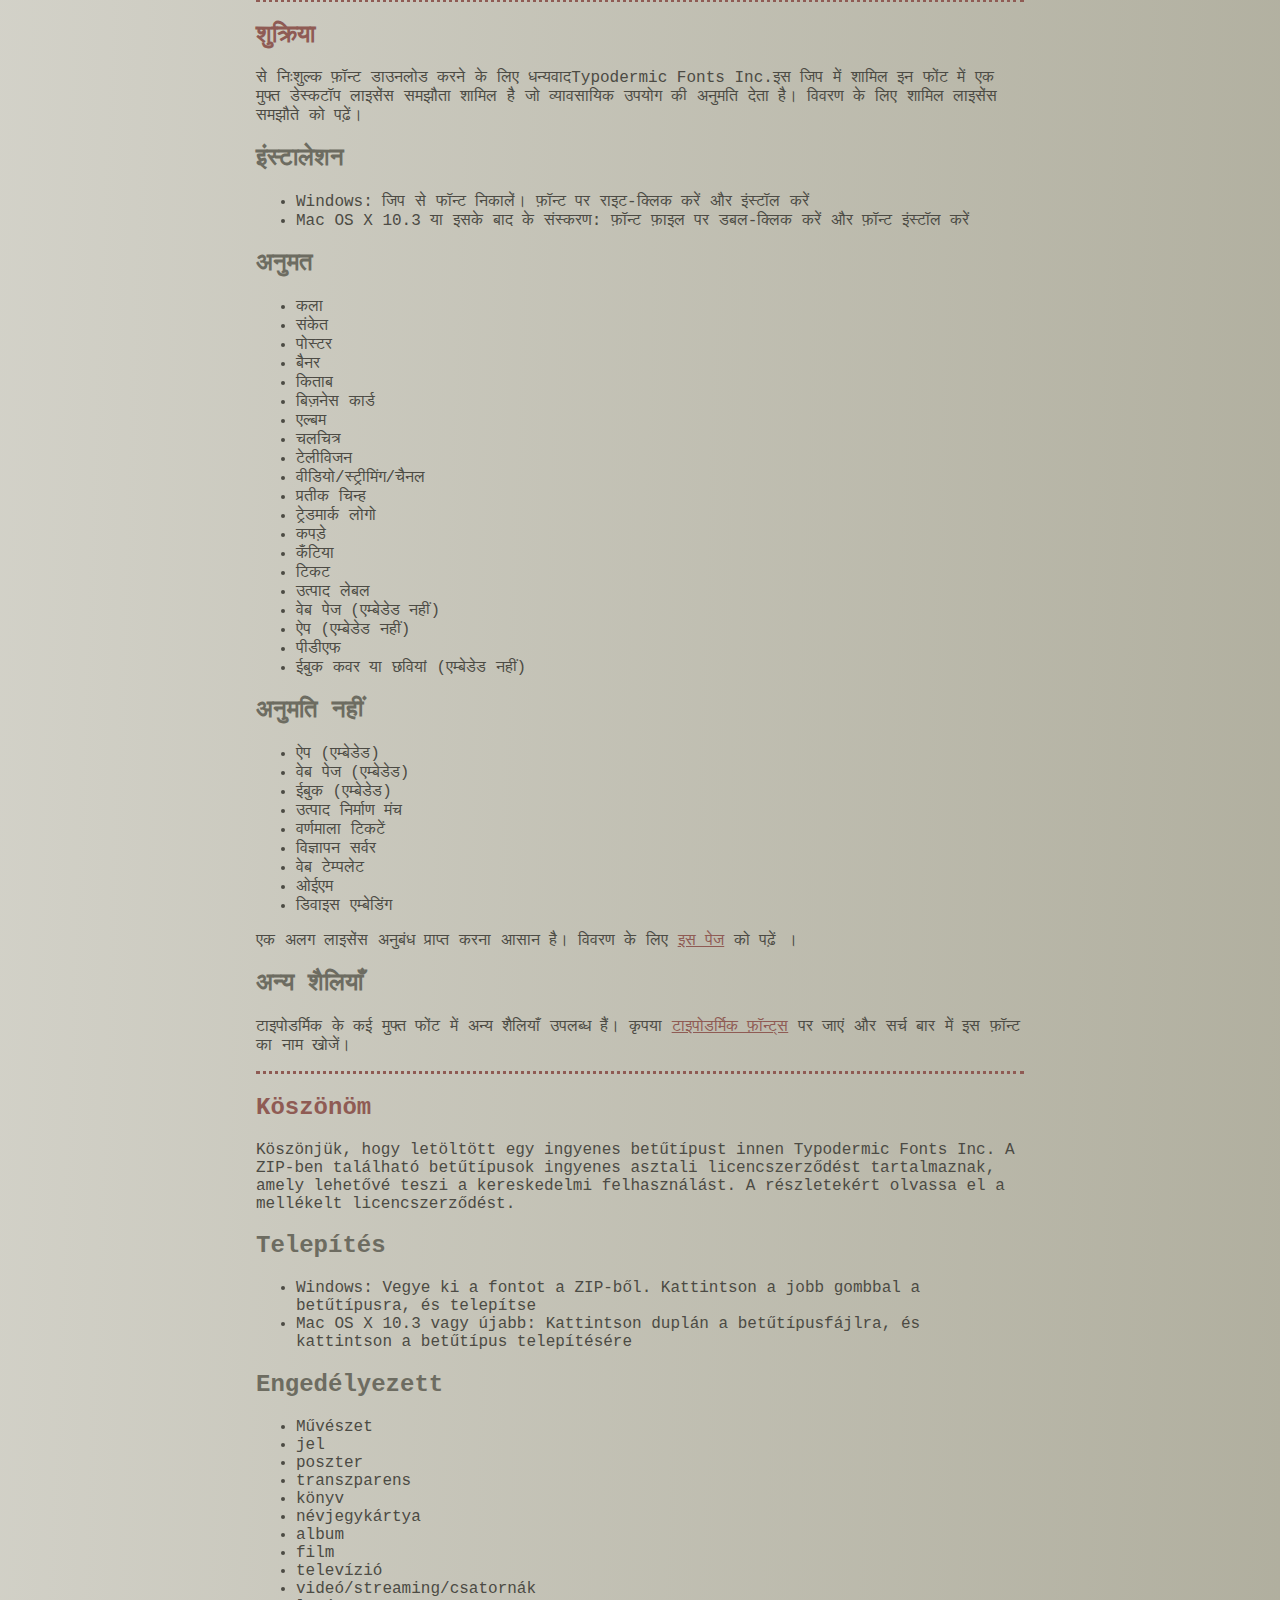
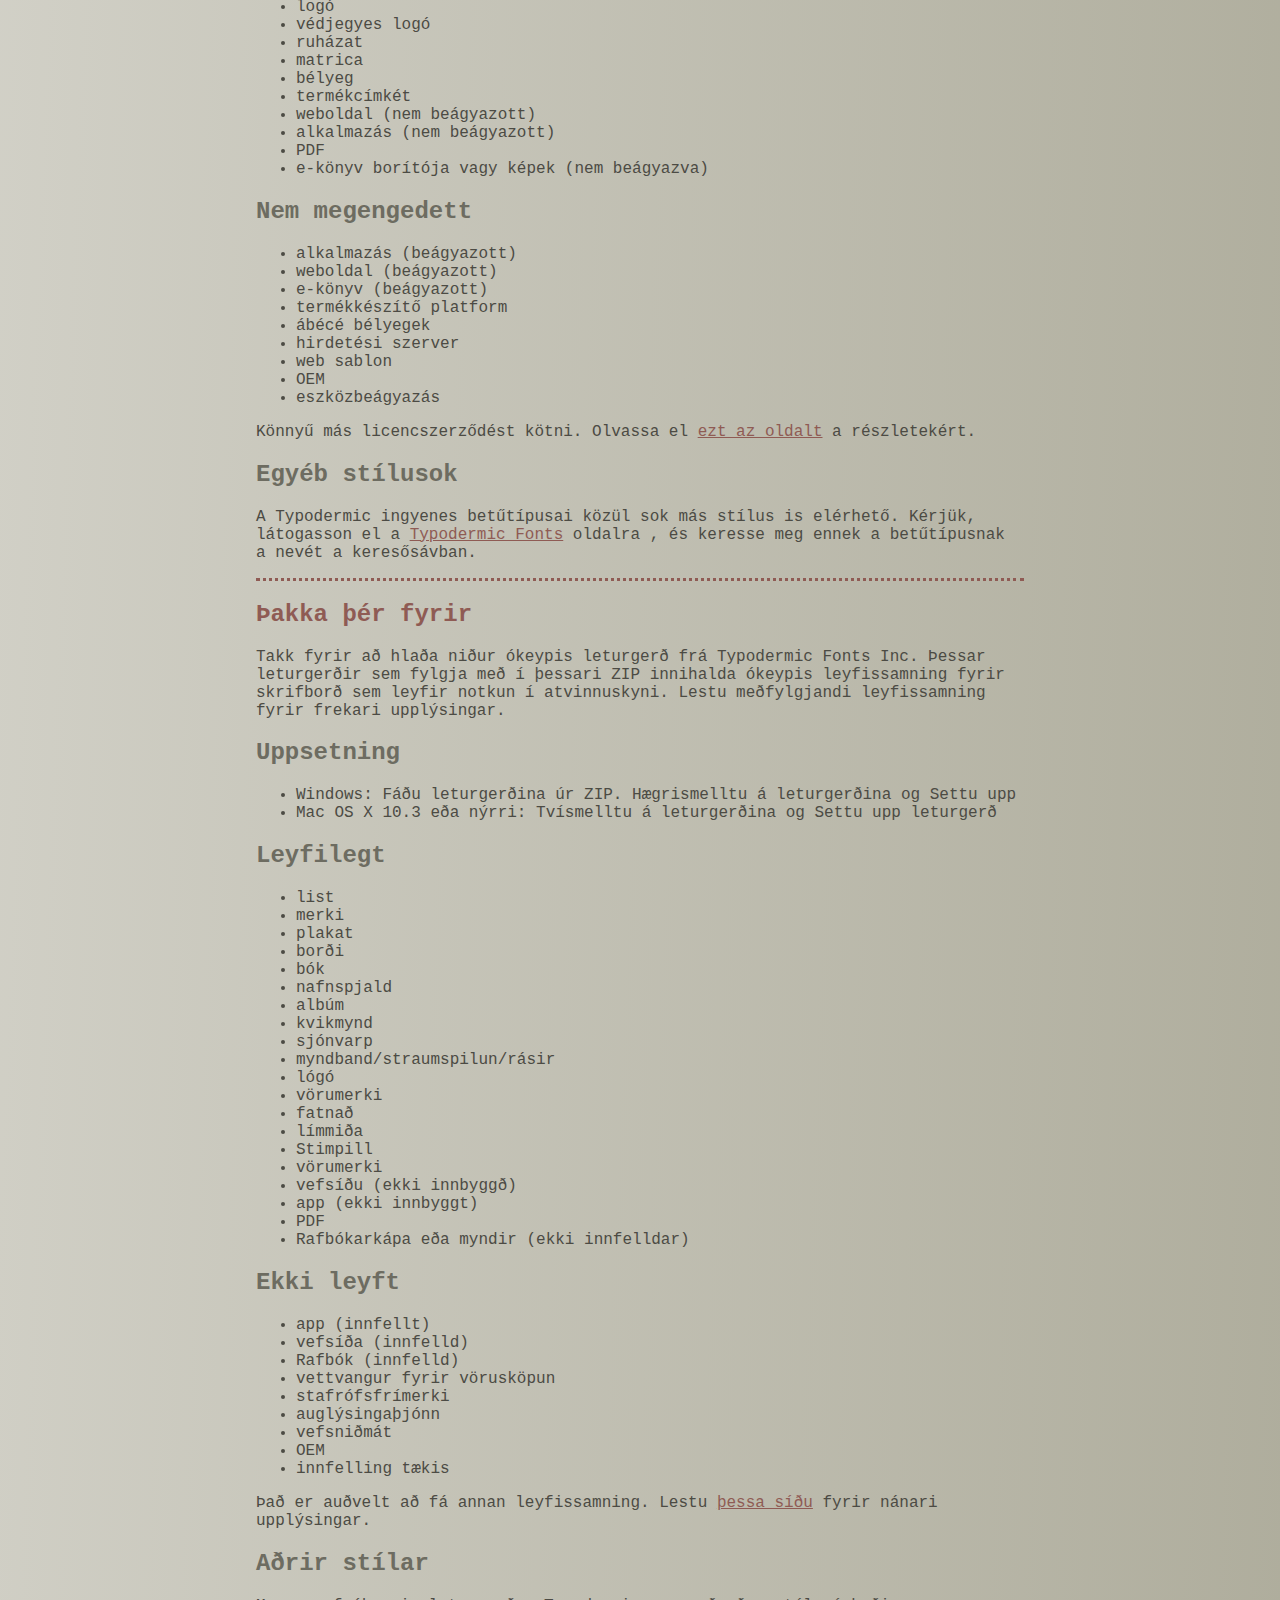
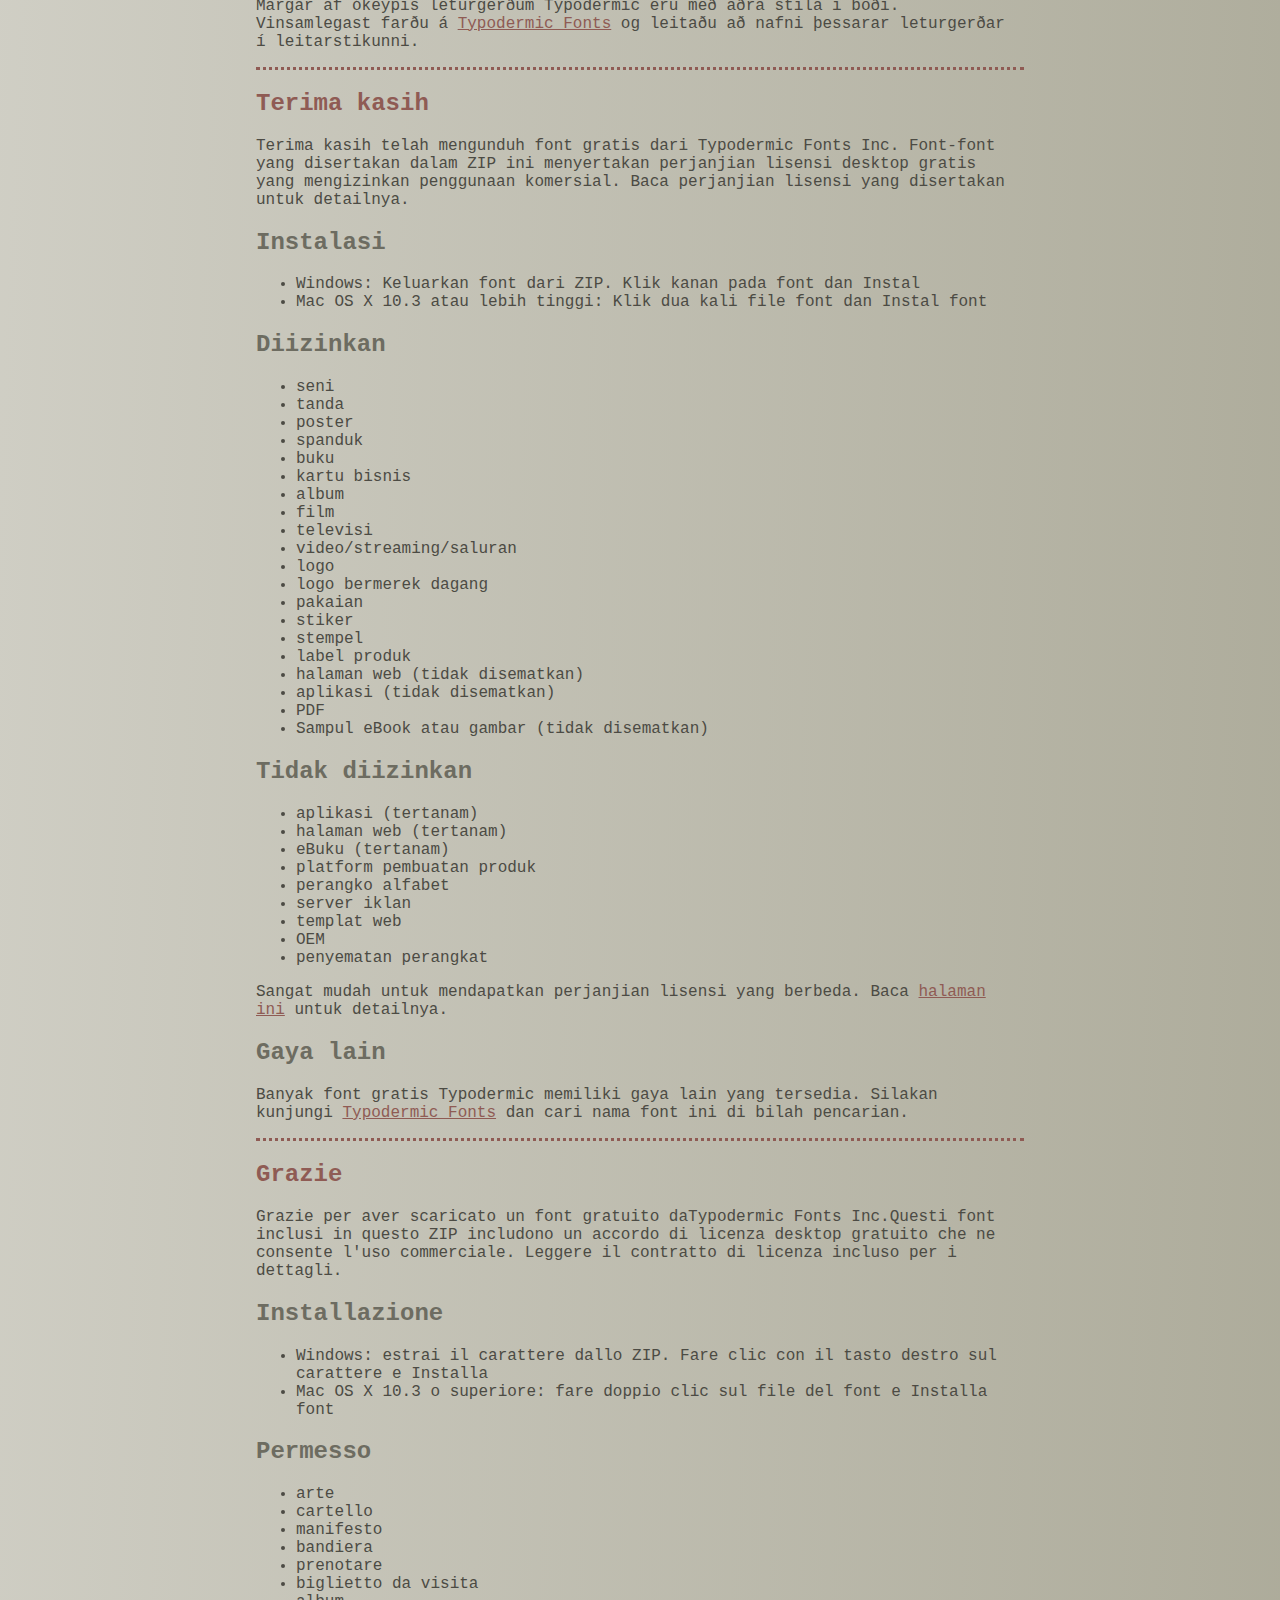
<file: fonts/coolvetica/read-this.html>
<head>
<meta http-equiv="Content-Type" content="text/html; charset=utf-8">
<title>Typodermic Fonts Inc. Free Font Instructions 2023</title>
<style type="text/css">
body {margin:30px 20% 120px 20%; padding:0px; font-family:Consolas, Courier, sans-serif; color:#4c4b44; background-color:#c2c1b3;
/* IE10 Consumer Preview */ 
background-image: -ms-linear-gradient(top left, #DEDDD6 0%, #9D9B87 100%);
/* Mozilla Firefox */ 
background-image: -moz-linear-gradient(top left, #DEDDD6 0%, #9D9B87 100%);
/* Opera */ 
background-image: -o-linear-gradient(top left, #DEDDD6 0%, #9D9B87 100%);
/* Webkit (Safari/Chrome 10) */ 
background-image: -webkit-gradient(linear, left top, right bottom, color-stop(0, #DEDDD6), color-stop(1, #9D9B87));
/* Webkit (Chrome 11+) */ 
background-image: -webkit-linear-gradient(top left, #DEDDD6 0%, #9D9B87 100%);
/* W3C Markup, IE10 Release Preview */ 
background-image: linear-gradient(to bottom right, #DEDDD6 0%, #9D9B87 100%);
	}
h2 {color:#6d6c61;}
a {color:#8f5b54;}
a:hover {color:#ffffff; background-color:#9a998c;}
hr.dotted {border: 0; border-top: 3px dotted #8f5b54;}
</style>
</head>

<body>

<br>

<p translate="no">
<a href="#German">Deutsch</a>
<a href="#Spanish">Español</a>
<a href="#French">Français</a>
<a href="#Arabic">العربية</a>
<a href="#Chinese">中国简体</a>
<a href="#Chinese(trad)">簡體字</a>
<a href="#Czech">Čeština</a>
<a href="#Greek">Ελληνικά</a>
<a href="#Hebrew">עִבְרִית</a>
<a href="#Hindi">हिन्दी</a>
<a href="#Hungarian">Magyar</a>
<a href="#Icelandic">Íslenska</a>
<a href="#Indonesian">Indonesia</a>
<a href="#Italian">Italiano</a>
<a href="#Korean">한국말</a>
<a href="#Japanese">日本語</a>
<a href="#Norwegian">Norsk</a>
<a href="#Polish">Język&nbsp;Polski</a>
<a href="#Portuguese">Português</a>
<a href="#Punjabi">ਪੰਜਾਬੀ</a>
<a href="#Romanian">Română</a>
<a href="#Russian">Русский</a>
<a href="#Swedish">Svenska</a>
<a href="#Tamil">தமிழ்</a>
<a href="#Thai">ภาษาไทย</a>
<a href="#Turkish">Türkçe</a>
<a href="#Ukrainian">Українська&nbsp;мова</a>
<a href="#Vietnamese">Tiếng&nbsp;Việt</a>
</p>

<h2>Thank you</h2>

<p>Thanks for downloading a free font from <span translate="no">Typodermic Fonts Inc.</span> These fonts included in this ZIP include a free desktop license agreement which permits commercial use. Read the included license agreement for details.</p>


<h2>Installation</h2>
<ul><li>Windows: Get the font out of the ZIP. Right-click on the font and <em>Install</em><li>Mac OS X 10.3 or above: Double-click the font file and <em>Install font</em></ul>

<h2>Allowed</h2>

<ul>
<li>art</li>
<li>sign</li>
<li>poster</li>
<li>banner</li>
<li>book</li>
<li>business card</li>
<li>album</li>
<li>movie</li>
<li>television</li>
<li>video/streaming/channels</li>
<li>logo</li>
<li>trademarked logo</li>
<li>clothing</li>
<li>sticker</li>
<li>stamp</li>
<li>product label</li>
<li>web page (not embedded)</li>
<li>app (not embedded)</li>
<li>PDF</li>
<li>eBook cover or images (not embedded)</li>
</ul>

<h2>Not allowed</h2>

<ul>
<li>app (embedded)</li>
<li>web page (embedded)</li>
<li>eBook (embedded)</li>
<li>product creation platform</li>
<li>alphabet stamps</li>
<li>advertisment server</li>
<li>web template</li>
<li>OEM</li>
<li>device embedding</li>
</ul>

<p>It&rsquo;s easy to get a different license agreement. Read the <a href="https://typodermicfonts.com/license/">this page</a> for details. </p>

<h2>Other styles</h2>

<p>Many of Typodermic's free fonts have other styles available. Please visit <a href="https://typodermicfonts.com">Typodermic Fonts</a> and search for the name of this font in the search bar.</p>

<hr class="dotted">

<h2><a id="German">Danke dir</a></h2>

<p>Vielen Dank, dass Sie eine kostenlose Schriftart von heruntergeladen haben Typodermic Fonts Inc. Diese in diesem ZIP enthaltenen Schriftarten beinhalten eine kostenlose Desktop-Lizenzvereinbarung, die eine kommerzielle Nutzung erlaubt. Lesen Sie die beigefügte Lizenzvereinbarung für Details.</p>


<h2>Installation</h2>
<ul><li>Windows: Holen Sie sich die Schriftart aus dem ZIP. Klicken Sie mit der rechten Maustaste auf die Schriftart und installieren Sie si<li>Mac OS X 10.3 oder höher: Doppelklicken Sie auf die Schriftartdatei und Schriftart installieren </ul>

<h2>Erlaubt</h2>

<ul>
<li>Kunst</li>
<li>Zeichen</li>
<li>Poster</li>
<li>Banner</li>
<li>Buchen</li>
<li>Visitenkarte</li>
<li>Album</li>
<li>Film</li>
<li>Fernsehen</li>
<li>Video/Streaming/Kanäle</li>
<li>Logo</li>
<li>markenrechtlich geschütztes Logo</li>
<li>Kleidung</li>
<li>Aufkleber</li>
<li>Briefmarke</li>
<li>Produktetikett</li>
<li>Webseite (nicht eingebettet)</li>
<li>App (nicht eingebettet)</li>
<li>PDF</li>
<li>eBook-Cover oder Bilder (nicht eingebettet)</li>
</ul>

<h2>Nicht erlaubt</h2>

<ul>
<li>App (eingebettet)</li>
<li>Webseite (eingebettet)</li>
<li>eBook (eingebettet)</li>
<li>Produkterstellungsplattform</li>
<li>Alphabet-Briefmarken</li>
<li>Werbeserver</li>
<li>Web-Vorlage</li>
<li>Erstausrüster</li>
<li>Geräteeinbettung</li>
</ul>

<p>Es ist einfach, eine andere Lizenzvereinbarung zu erhalten. Lesen Sie <a href="https://typodermicfonts.com/license/">diese Seite</a> für Details.</p>

<h2>Andere Stile</h2>

<p>Für viele der kostenlosen Schriftarten von Typodermic sind andere Stile verfügbar. Bitte besuchen Sie <a href="https://typodermicfonts.com">Typodermic Fonts</a> und suchen Sie in der Suchleiste nach dem Namen dieser Schriftart.</p>


<hr class="dotted">

<h2><a id="Spanish">Gracias</a></h2>

<p>Gracias por descargar una fuente gratuita de Typodermic Fonts Inc. Estas fuentes incluidas en este ZIP incluyen un acuerdo de licencia de escritorio gratuito que permite el uso comercial. Lea el acuerdo de licencia incluido para más detalles.</p>


<h2>Instalación</h2>
<ul><li>Windows: Saque la fuente del ZIP. Haga clic derecho en la fuente e instalar <li>Mac OS X 10.3 o superior: haga doble clic en el archivo de fuente e instale la fuente</ul>

<h2>Permitido</h2>

<ul>
<li>Arte</li>
<li>signo</li>
<li>póster</li>
<li>bandera</li>
<li>libro</li>
<li>tarjeta de visita</li>
<li>álbum</li>
<li>película</li>
<li>televisión</li>
<li>video/transmisión/canales</li>
<li>logo</li>
<li>logotipo de marca registrada</li>
<li>ropa</li>
<li>pegatina</li>
<li>estampilla</li>
<li>etiqueta del producto</li>
<li>página web (no incrustada)</li>
<li>aplicación (no incrustada)</li>
<li>PDF</li>
<li>Portada del libro electrónico o imágenes (no incrustadas)</li>
</ul>


<h2>No permitido</h2>

<ul>
<li>aplicación (incrustada)</li>
<li>página web (incrustada)</li>
<li>eBook (incrustado)</li>
<li>plataforma de creación de productos</li>
<li>sellos del alfabeto</li>
<li>servidor de anuncios</li>
<li>plantilla web</li>
<li>OEM</li>
<li>incrustación de dispositivo</li>
</ul>

<p>Es fácil obtener un acuerdo de licencia diferente. Lea <a href="https://typodermicfonts.com/license/">esta página</a> para más detalles.</p>

<h2>Otros estilos</h2>

<p>Muchas de las fuentes gratuitas de Typodermic tienen otros estilos disponibles. Visite  <a href="https://typodermicfonts.com">Typodermic Fonts</a> y busque el nombre de esta fuente en la barra de búsqueda.</p>


<hr class="dotted">

<h2><a id="French">Merci</a></h2>

<p>Merci d'avoir téléchargé une police gratuite sur Typodermic Fonts Inc. Ces polices incluses dans ce ZIP incluent un accord de licence de bureau gratuit qui permet une utilisation commerciale. Lisez le contrat de licence inclus pour plus de détails.</p>


<h2>Installation</h2>
<ul><li>Windows : extrayez la police du ZIP. Faites un clic droit sur la police et installez<li>Mac OS X 10.3 ou supérieur : double-cliquez sur le fichier de police et installez la police</ul>
  



<h2>Autorisé</h2>

<ul>
<li>de l'art</li>
<li>pancarte</li>
<li>affiche</li>
<li>bannière</li>
<li>livre</li>
<li>carte de visite</li>
<li>album</li>
<li>film</li>
<li>télévision</li>
<li>vidéo/streaming/chaînes</li>
<li>logo</li>
<li>logo de marque</li>
<li>Vêtements</li>
<li>autocollant</li>
<li>timbre</li>
<li>étiquette du produit</li>
<li>page Web (non intégrée)</li>
<li>application (non intégrée)</li>
<li>PDF</li>
<li>Couverture ou images d'eBook (non intégrées)</li>
</ul>
 


<h2>Interdit</h2>

<ul>
<li>application (intégrée)</li>
<li>page Web (intégrée)</li>
<li>eBook (intégré)</li>
<li>plateforme de création de produits</li>
<li>timbres alphabétiques</li>
<li>serveur de publicité</li>
<li>modèle web</li>
<li>FEO</li>
<li>intégration de l'appareil</li>
</ul>

<p>Il est facile d'obtenir un autre contrat de licence. Lisez  <a href="https://typodermicfonts.com/license/">cette page</a> pour plus de détails.</p>

<h2>Autres modèles</h2>

<p>De nombreuses polices gratuites de Typodermic proposent d'autres styles. Veuillez visiter  <a href="https://typodermicfonts.com">Typodermic Fonts</a> et rechercher le nom de cette police dans la barre de recherche.</p>


<hr class="dotted">

<h2><a id="Arabic">شكرًا لك</a></h2>

<p>

شكرا لتحميل الخط المجاني من Typodermic Fonts Inc. تتضمن هذه الخطوط المضمنة في ملف ZIP هذا اتفاقية ترخيص سطح مكتب مجانية تسمح بالاستخدام التجاري. اقرأ اتفاقية الترخيص المضمنة للحصول على التفاصيل.</p>


<h2>التركيب</h2>
<ul><li>Windows: أخرج الخط من ملف ZIP. انقر بزر الماوس الأيمن فوق الخط وتثبيت
    نظام التشغيل <li>Mac OS X 10.3 أو إصدار أحدث: انقر نقرًا مزدوجًا فوق ملف الخط وقم بتثبيت الخط</em></ul>

<h2>مسموح</h2>

<ul>
<li>فن</li>
<li>لافتة</li>
<li>ملصق</li>
<li>لافتة</li>
<li>كتاب</li>
<li>بطاقة العمل</li>
<li>الألبوم</li>
<li>فيلم</li>
<li>التلفاز</li>
<li>فيديو / تدفق / قنوات</li>
<li>شعار</li>
<li>شعار مسجّل كعلامة تجارية</li>
<li>ملابس</li>
<li>ملصق</li>
<li>ختم</li>
<li>ملصق المنتج</li>
<li>صفحة ويب (غير مضمنة)</li>
<li>التطبيق (غير مضمن)</li>
<li>بي دي إف</li>
<li>غلاف الكتاب الإلكتروني أو الصور (غير مضمنة)</li>
</ul>

<h2>غير مسموح</h2>

<ul>
<li>التطبيق (مضمن)</li>
<li>صفحة الويب (مضمنة)</li>
<li>كتاب إلكتروني (مضمن)</li>
<li>منصة إنشاء المنتجات</li>
<li>طوابع الأبجدية</li>
<li>خادم الإعلان</li>
<li>قالب الويب</li>
<li>OEM</li>
<li>تضمين الجهاز</li>
</ul>

<p>من السهل  للحصول على <a href="https://typodermicfonts.com/license/">هذه الصفحة</a>  اقرأ هذه الصفحة للحصول على التفاصي</p>


<h2>أنماط أخرى</h2>

<p>العديد من الخطوط المجانية في Typodermic لها أنماط أخرى متاحة. يرجى زيارة <a href="https://typodermicfonts.com">TTypodermic Fonts</a> والبحث عن اسم هذا الخط في شريط البحث.</p>


<hr class="dotted">

<h2><a id="Chinese">谢谢</a></h2>

<p>感谢您从以下位置下载免费字体Typodermic Fonts Inc.此 ZIP 中包含的这些字体包括允许商业使用的免费桌面许可协议。阅读随附的许可协议了解详细信息。</p>


<h2>安装</h2>
<ul><li>Windows：从 ZIP 中获取字体。右键单击字体并安装<li>Mac OS X 10.3 或更高版本：双击字体文件并安装字体 </ul>

<h2>允许</h2>





<ul>
<li>艺术</li>
<li>符号</li>
<li>海报</li>
<li>横幅</li>
<li>书</li>
<li>名片</li>
<li>专辑</li>
<li>电影</li>
<li>电视</li>
<li>视频/流媒体/频道</li>
<li>商标</li>
<li>商标标志</li>
<li>服装</li>
<li>贴纸</li>
<li>邮票</li>
<li>产品标签</li>
<li>网页（未嵌入）</li>
<li>应用程序（未嵌入）</li>
<li>PDF</li>
<li>电子书封面或图像（未嵌入）</li>
</ul>

<h2>不允许</h2>

<ul>
<li>应用程序（嵌入式）</li>
<li>网页（嵌入式）</li>
<li>电子书（嵌入式）</li>
<li>产品创造平台</li>
<li>字母邮票</li>
<li>广告服务器</li>
<li>网页模板</li>
<li>贴牌生产</li>
<li>设备嵌入</li>
</ul>

<p>很容易获得不同的许可协议。阅读<a href="https://typodermicfonts.com/license/">此页面</a>了解详情。</p>

<h2>其他款式</h2>

<p>Typodermic 的许多免费字体都有其他可用的样式。请访问<a href="https://typodermicfonts.com">Typodermic Fonts</a>并在搜索栏中搜索此字体的名称。</p>


<hr class="dotted">

<h2><a id="Chinese(trad)">謝謝</a></h2>

<p>感謝您從以下位置下載免費字體Typodermic Fonts Inc。 此 ZIP 中包含的這些字體包括允許商業使用的免費桌面許可協議。閱讀隨附的許可協議了解詳細信息。</p>


<h2>安裝</h2>
<ul><li>Windows：從 ZIP 中獲取字體。右鍵單擊字體並安裝<li>Mac OS X 10.3 或更高版本：雙擊字體文件並安裝字體 </ul>

<h2>允許</h2>

<ul>
<li>藝術</li>
<li>符號</li>
<li>海報</li>
<li>橫幅</li>
<li>書</li>
<li>名片</li>
<li>專輯</li>
<li>電影</li>
<li>電視</li>
<li>視頻/流媒體/頻道</li>
<li>商標</li>
<li>商標標誌</li>
<li>服裝</li>
<li>貼紙</li>
<li>郵票</li>
<li>產品標籤</li>
<li>網頁（未嵌入）</li>
<li>應用程序（未嵌入）</li>
<li>PDF</li>
<li>電子書封面或圖像（未嵌入）</li>


</ul>

<h2>不允許</h2>

<ul>
<li>應用程序（嵌入式）</li>
<li>網頁（嵌入式）</li>
<li>電子書（嵌入式）</li>
<li>產品創造平台</li>
<li>字母郵票</li>
<li>廣告服務器</li>
<li>網頁模板</li>
<li>貼牌生產</li>
<li>設備嵌入</li>
</ul>

<p>很容易獲得不同的許可協議。閱讀<a href="https://typodermicfonts.com/license/">此頁面</a>了解詳情。</p>

<h2>其他款式</h2>

<p>Typodermic 的許多免費字體都有其他可用的樣式。請訪問<a href="https://typodermicfonts.com">Typodermic Fonts</a>並在搜索欄中搜索此字體的名稱。</p>


<hr class="dotted">

<h2><a id="Czech">Děkuju</a></h2>

<p>Děkujeme, že jste si zdarma stáhli písmo z Typodermic Fonts Inc. Tato písma obsažená v tomto ZIP zahrnují bezplatnou licenční smlouvu pro stolní počítače, která umožňuje komerční použití. Podrobnosti naleznete v přiložené licenční smlouvě.</p>


<h2>Instalace</h2>
<ul><li>Windows: Získejte písmo ze ZIP. Klepněte pravým tlačítkem myši na písmo a nainstalujte <li>Mac OS X 10.3 nebo vyšší: Poklepejte na soubor s písmem a vyberte Instalovat písmo </ul>

<h2>Povoleno</h2>

<ul>
<li>umění</li>
<li>podepsat</li>
<li>plakát</li>
<li>prapor</li>
<li>rezervovat</li>
<li>vizitka</li>
<li>album</li>
<li>film</li>
<li>televize</li>
<li>video/streaming/kanály</li>
<li>logo</li>
<li>logo s ochrannou známkou</li>
<li>oblečení</li>
<li>nálepka</li>
<li>razítko</li>
<li>štítek produktu</li>
<li>webová stránka (není vložená)</li>
<li>aplikace (není vložená)</li>
<li>PDF</li>
<li>Obálka nebo obrázky elektronické knihy (nevložené)</li>
</ul>

<h2>Nepovoleno</h2>

<ul>
<li>aplikace (vložená)</li>
<li>webová stránka (vložená)</li>
<li>e-kniha (vložená)</li>
<li>platforma pro tvorbu produktů</li>
<li>abecední razítka</li>
<li>reklamní server</li>
<li>webová šablona</li>
<li>OEM</li>
<li>zabudování zařízení</li>
</ul>

<p>Je snadné získat jinou licenční smlouvu. Podrobnosti si přečtěte na <a href="https://typodermicfonts.com/license/">této stránce</a>.

<h2>Jiné styly</h2>

<p>Mnoho bezplatných písem Typodermic má k dispozici další styly. Navštivte prosím <a href="https://typodermicfonts.com">Typodermic Fonts</a> a vyhledejte název tohoto písma ve vyhledávací liště.</p>

<hr class="dotted">

<h2><a id="Greek">Σας ευχαριστώ</a></h2>

<p>Ευχαριστούμε για τη λήψη μιας δωρεάν γραμματοσειράς από Typodermic Fonts Inc. Αυτές οι γραμματοσειρές που περιλαμβάνονται σε αυτό το ZIP περιλαμβάνουν μια δωρεάν άδεια χρήσης επιτραπέζιου υπολογιστή που επιτρέπει την εμπορική χρήση. Διαβάστε τη συμφωνία άδειας χρήσης που περιλαμβάνεται για λεπτομέρειες.</p>


<h2>Εγκατάσταση</h2>
<ul><li>Windows: Βγάλτε τη γραμματοσειρά από το ZIP. Κάντε δεξί κλικ στη γραμματοσειρά και Εγκαταστήστε <li>Mac OS X 10.3 ή νεότερη έκδοση: Κάντε διπλό κλικ στο αρχείο γραμματοσειράς και Εγκατάσταση γραμματοσειράς</ul>

<h2>Επιτρέπεται</h2>

<ul>
<li>τέχνη</li>
<li>σημάδι</li>
<li>αφίσα</li>
<li>πανό</li>
<li>Βιβλίο</li>
<li>επαγγελματική κάρτα</li>
<li>άλμπουμ</li>
<li>ταινία</li>
<li>τηλεόραση</li>
<li>βίντεο/ροή/κανάλια</li>
<li>λογότυπο</li>
<li>λογότυπο με εμπορικό σήμα</li>
<li>είδη ένδυσης</li>
<li>αυτοκόλλητη ετικέτα</li>
<li>σφραγίδα</li>
<li>ετικέτα προϊόντος</li>
<li>ιστοσελίδα (μη ενσωματωμένη)</li>
<li>εφαρμογή (μη ενσωματωμένη)</li>
<li>PDF</li>
<li>Εξώφυλλο ή εικόνες ebook (όχι ενσωματωμένα)</li>
</ul>

<h2>Δεν επιτρέπεται</h2>

<ul>
<li>εφαρμογή (ενσωματωμένη)</li>
<li>ιστοσελίδα (ενσωματωμένη)</li>
<li>eBook (ενσωματωμένο)</li>
<li>πλατφόρμα δημιουργίας προϊόντων</li>
<li>γραμματόσημα αλφαβήτου</li>
<li>διακομιστής διαφήμισης</li>
<li>πρότυπο ιστού</li>
<li>OEM</li>
<li>ενσωμάτωση συσκευής</li>
</ul>

<p>Είναι εύκολο να αποκτήσετε μια διαφορετική συμφωνία άδειας χρήσης. Διαβάστε <a href="https://typodermicfonts.com/license/">αυτήν τη σελίδα</a> για λεπτομέρειες.</p>

<h2>Άλλα στυλ</h2>

<p>Πολλές από τις δωρεάν γραμματοσειρές του Typodermic έχουν άλλα στυλ διαθέσιμα. Επισκεφτείτε το <a href="https://typodermicfonts.com">Typodermic Fonts</a> και αναζητήστε το όνομα αυτής της γραμματοσειράς στη γραμμή αναζήτησης.</p>


<hr class="dotted">

<h2><a id="Hebrew">תודה</a></h2>

<p>תודה שהורדת פונט בחינם מTypodermic Fonts Inc.גופנים אלה הכלולים ב-ZIP זה כוללים הסכם רישיון חינם לשולחן העבודה המאפשר שימוש מסחרי. קרא את הסכם הרישיון הכלול לפרטים.</p>


<h2>הַתקָנָה</h2>
<ul><li>Windows: הוצא את הגופן מה-ZIP. לחץ לחיצה ימנית על הגופן והתקן<li>Mac OS X 10.3 ומעלה: לחץ פעמיים על קובץ הגופן והתקן גופן</ul>

   
<h2>מוּתָר</h2>

<ul>
<li>אומנות</li>
<li>סִימָן</li>
<li>פּוֹסטֵר</li>
<li>דֶגֶל</li>
<li>סֵפֶר</li>
<li>כרטיס עסקים</li>
<li>אַלבּוֹם</li>
<li>סרט</li>
<li>טֵלֶוִיזִיָה</li>
<li>וידאו/סטרימינג/ערוצים</li>
<li>סֵמֶל</li>
<li>לוגו סימן מסחרי</li>
<li>הַלבָּשָׁה</li>
<li>מַדבֵּקָה</li>
<li>חותמת</li>
<li>תווית המוצר</li>
<li>דף אינטרנט (לא מוטבע)</li>
<li>אפליקציה (לא משובצת)</li>
<li>PDF</li>
<li>כריכה או תמונות של ספר אלקטרוני (לא משובצים)</li>
</ul>

<h2>לא מורשה</h2>

<ul>
<li>אפליקציה (מוטבעת)</li>
<li>דף אינטרנט (מוטבע)</li>
<li>ספר אלקטרוני (מוטבע)</li>
<li>פלטפורמת יצירת מוצר</li>
<li>חותמות אלפבית</li>
<li>שרת פרסומות</li>
<li>תבנית אינטרנט</li>
<li>OEM</li>
<li>הטמעת מכשיר</li>
</ul>

<p>קל להשיג הסכם רישיון אחר. קרא את הדף <a href="https://typodermicfonts.com/license/">הזה</a> לפרטים.</p>

<h2>סגנונות אחרים</h2>

<p>לרבים מהגופנים החינמיים של Typodermic יש סגנונות אחרים זמינים. אנא בקר בגופנים מסוג <a href="https://typodermicfonts.com">Typodermic</a> וחפש את השם של גופן זה בשורת החיפוש.</p>

<hr class="dotted">

<h2><a id="Hindi">शुक्रिया</a></h2>

<p>से निःशुल्क फ़ॉन्ट डाउनलोड करने के लिए धन्यवादTypodermic Fonts Inc.इस जिप में शामिल इन फोंट में एक मुफ्त डेस्कटॉप लाइसेंस समझौता शामिल है जो व्यावसायिक उपयोग की अनुमति देता है। विवरण के लिए शामिल लाइसेंस समझौते को पढ़ें।</p>


<h2>इंस्टालेशन</h2>
<ul><li>Windows: जिप से फॉन्ट निकालें। फ़ॉन्ट पर राइट-क्लिक करें और इंस्टॉल करें<li>Mac OS X 10.3 या इसके बाद के संस्करण: फ़ॉन्ट फ़ाइल पर डबल-क्लिक करें और फ़ॉन्ट इंस्टॉल करें </ul>

<h2>अनुमत</h2>

<ul>
<li>कला</li>
<li>संकेत</li>
<li>पोस्टर</li>
<li>बैनर</li>
<li>किताब</li>
<li>बिज़नेस कार्ड</li>
<li>एल्बम</li>
<li>चलचित्र</li>
<li>टेलीविजन</li>
<li>वीडियो/स्ट्रीमिंग/चैनल</li>
<li>प्रतीक चिन्ह</li>
<li>ट्रेडमार्क लोगो</li>
<li>कपड़े</li>
<li>कँटिया</li>
<li>टिकट</li>
<li>उत्पाद लेबल</li>
<li>वेब पेज (एम्बेडेड नहीं)</li>
<li>ऐप (एम्बेडेड नहीं)</li>
<li>पीडीएफ</li>
<li>ईबुक कवर या छवियां (एम्बेडेड नहीं)</li>
</ul>

<h2>अनुमति नहीं</h2>

<ul>
<li>ऐप (एम्बेडेड)</li>
<li>वेब पेज (एम्बेडेड)</li>
<li>ईबुक (एम्बेडेड)</li>
<li>उत्पाद निर्माण मंच</li>
<li>वर्णमाला टिकटें</li>
<li>विज्ञापन सर्वर</li>
<li>वेब टेम्पलेट</li>
<li>ओईएम</li>
<li>डिवाइस एम्बेडिंग</li>
</ul>

<p>एक अलग लाइसेंस अनुबंध प्राप्त करना आसान है। विवरण के लिए <a href="https://typodermicfonts.com/license/">इस पेज</a> को पढ़ें ।</p>

<h2>अन्य शैलियाँ</h2>

<p>टाइपोडर्मिक के कई मुफ्त फोंट में अन्य शैलियाँ उपलब्ध हैं। कृपया <a href="https://typodermicfonts.com">टाइपोडर्मिक फ़ॉन्ट्स</a> पर जाएं और सर्च बार में इस फ़ॉन्ट का नाम खोजें।</p>


<hr class="dotted">

<h2><a id="Hungarian">Köszönöm</a></h2>

<p>Köszönjük, hogy letöltött egy ingyenes betűtípust innen Typodermic Fonts Inc. A ZIP-ben található betűtípusok ingyenes asztali licencszerződést tartalmaznak, amely lehetővé teszi a kereskedelmi felhasználást. A részletekért olvassa el a mellékelt licencszerződést.</p>


<h2>Telepítés</h2>
<ul><li>Windows: Vegye ki a fontot a ZIP-ből. Kattintson a jobb gombbal a betűtípusra, és telepítse <li>Mac OS X 10.3 vagy újabb: Kattintson duplán a betűtípusfájlra, és kattintson a betűtípus telepítésére </ul>

<h2>Engedélyezett</h2>

<ul>
<li>Művészet</li>
<li>jel</li>
<li>poszter</li>
<li>transzparens</li>
<li>könyv</li>
<li>névjegykártya</li>
<li>album</li>
<li>film</li>
<li>televízió</li>
<li>videó/streaming/csatornák</li>
<li>logó</li>
<li>védjegyes logó</li>
<li>ruházat</li>
<li>matrica</li>
<li>bélyeg</li>
<li>termékcímkét</li>
<li>weboldal (nem beágyazott)</li>
<li>alkalmazás (nem beágyazott)</li>
<li>PDF</li>
<li>e-könyv borítója vagy képek (nem beágyazva)</li>
</ul>

<h2>Nem megengedett</h2>

<ul>
<li>alkalmazás (beágyazott)</li>
<li>weboldal (beágyazott)</li>
<li>e-könyv (beágyazott)</li>
<li>termékkészítő platform</li>
<li>ábécé bélyegek</li>
<li>hirdetési szerver</li>
<li>web sablon</li>
<li>OEM</li>
<li>eszközbeágyazás</li>
</ul>

<p>Könnyű más licencszerződést kötni. Olvassa el <a href="https://typodermicfonts.com/license/">ezt az oldalt</a> a részletekért.</p>

<h2>Egyéb stílusok</h2>

<p>A Typodermic ingyenes betűtípusai közül sok más stílus is elérhető. Kérjük, látogasson el a <a href="https://typodermicfonts.com">Typodermic Fonts</a> oldalra , és keresse meg ennek a betűtípusnak a nevét a keresősávban.</p>


<hr class="dotted">

<h2><a id="Icelandic">Þakka þér fyrir</a></h2>

<p>Takk fyrir að hlaða niður ókeypis leturgerð frá Typodermic Fonts Inc. Þessar leturgerðir sem fylgja með í þessari ZIP innihalda ókeypis leyfissamning fyrir skrifborð sem leyfir notkun í atvinnuskyni. Lestu meðfylgjandi leyfissamning fyrir frekari upplýsingar.</p>

<h2>Uppsetning</h2>
<ul><li>Windows: Fáðu leturgerðina úr ZIP. Hægrismelltu á leturgerðina og Settu upp <li>Mac OS X 10.3 eða nýrri: Tvísmelltu á leturgerðina og Settu upp leturgerð</ul>

<h2>Leyfilegt</h2>

<ul>
<li>list</li>
<li>merki</li>
<li>plakat</li>
<li>borði</li>
<li>bók</li>
<li>nafnspjald</li>
<li>albúm</li>
<li>kvikmynd</li>
<li>sjónvarp</li>
<li>myndband/straumspilun/rásir</li>
<li>lógó</li>
<li>vörumerki</li>
<li>fatnað</li>
<li>límmiða</li>
<li>Stimpill</li>
<li>vörumerki</li>
<li>vefsíðu (ekki innbyggð)</li>
<li>app (ekki innbyggt)</li>
<li>PDF</li>
<li>Rafbókarkápa eða myndir (ekki innfelldar)</li>
</ul>

<h2>Ekki leyft</h2>

<ul>
<li>app (innfellt)</li>
<li>vefsíða (innfelld)</li>
<li>Rafbók (innfelld)</li>
<li>vettvangur fyrir vörusköpun</li>
<li>stafrófsfrímerki</li>
<li>auglýsingaþjónn</li>
<li>vefsniðmát</li>
<li>OEM</li>
<li>innfelling tækis</li>
</ul>

<p>Það er auðvelt að fá annan leyfissamning. Lestu <a href="https://typodermicfonts.com/license/">þessa síðu</a> fyrir nánari upplýsingar.</p>

<h2>Aðrir stílar</h2>

<p>Margar af ókeypis leturgerðum Typodermic eru með aðra stíla í boði. Vinsamlegast farðu á <a href="https://typodermicfonts.com">Typodermic Fonts</a> og leitaðu að nafni þessarar leturgerðar í leitarstikunni.</p>


<hr class="dotted">

<h2><a id="Indonesian">Terima kasih</a></h2>

<p>Terima kasih telah mengunduh font gratis dari Typodermic Fonts Inc. Font-font yang disertakan dalam ZIP ini menyertakan perjanjian lisensi desktop gratis yang mengizinkan penggunaan komersial. Baca perjanjian lisensi yang disertakan untuk detailnya.</p>


<h2>Instalasi</h2>
<ul><li>Windows: Keluarkan font dari ZIP. Klik kanan pada font dan Instal <li>Mac OS X 10.3 atau lebih tinggi: Klik dua kali file font dan Instal font </ul>

<h2>Diizinkan</h2>

<ul>
<li>seni</li>
<li>tanda</li>
<li>poster</li>
<li>spanduk</li>
<li>buku</li>
<li>kartu bisnis</li>
<li>album</li>
<li>film</li>
<li>televisi</li>
<li>video/streaming/saluran</li>
<li>logo</li>
<li>logo bermerek dagang</li>
<li>pakaian</li>
<li>stiker</li>
<li>stempel</li>
<li>label produk</li>
<li>halaman web (tidak disematkan)</li>
<li>aplikasi (tidak disematkan)</li>
<li>PDF</li>
<li>Sampul eBook atau gambar (tidak disematkan)</li>
</ul>

<h2>Tidak diizinkan</h2>

<ul>
<li>aplikasi (tertanam)</li>
<li>halaman web (tertanam)</li>
<li>eBuku (tertanam)</li>
<li>platform pembuatan produk</li>
<li>perangko alfabet</li>
<li>server iklan</li>
<li>templat web</li>
<li>OEM</li>
<li>penyematan perangkat</li>
</ul>

<p>Sangat mudah untuk mendapatkan perjanjian lisensi yang berbeda. Baca <a href="https://typodermicfonts.com/license/">halaman ini</a> untuk detailnya.</p>

<h2>Gaya lain</h2>

<p>Banyak font gratis Typodermic memiliki gaya lain yang tersedia. Silakan kunjungi <a href="https://typodermicfonts.com">Typodermic Fonts</a> dan cari nama font ini di bilah pencarian.</p>


<hr class="dotted">

<h2><a id="Italian">Grazie</a></h2>

<p>Grazie per aver scaricato un font gratuito daTypodermic Fonts Inc.Questi font inclusi in questo ZIP includono un accordo di licenza desktop gratuito che ne consente l'uso commerciale. Leggere il contratto di licenza incluso per i dettagli.</p>


<h2>Installazione</h2>
<ul><li>Windows: estrai il carattere dallo ZIP. Fare clic con il tasto destro sul carattere e Installa <li>Mac OS X 10.3 o superiore: fare doppio clic sul file del font e Installa font</ul>

<h2>Permesso</h2>

<ul>
<li>arte</li>
<li>cartello</li>
<li>manifesto</li>
<li>bandiera</li>
<li>prenotare</li>
<li>biglietto da visita</li>
<li>album</li>
<li>film</li>
<li>televisione</li>
<li>video/streaming/canali</li>
<li>logo</li>
<li>marchio registrato</li>
<li>capi di abbigliamento</li>
<li>etichetta</li>
<li>francobollo</li>
<li>etichetta del prodotto</li>
<li>pagina web (non incorporata)</li>
<li>app (non incorporata)</li>
<li>PDF</li>
<li>Copertina o immagini dell'eBook (non incorporate)</li>
</ul>

<h2>Non autorizzato</h2>

<ul>
<li>app (incorporata)</li>
<li>pagina web (incorporata)</li>
<li>eBook (incorporato)</li>
<li>piattaforma di creazione del prodotto</li>
<li>francobolli alfabetici</li>
<li>server pubblicitario</li>
<li>modello web</li>
<li>OEM</li>
<li>incorporamento del dispositivo</li>
</ul>

<p>È facile ottenere un contratto di licenza diverso. Leggi <a href="https://typodermicfonts.com/license/">questa pagina</a> per i dettagli.</p>

<h2>Altri stili</h2>

<p>Molti dei font gratuiti di Typodermic hanno altri stili disponibili. Si prega di visitare <a href="https://typodermicfonts.com">Typodermic Fonts</a> e cercare il nome di questo font nella barra di ricerca.</p>


<hr class="dotted">

<h2><a id="Korean">고맙습니다</a></h2>

<p>에서 무료 글꼴을 다운로드해 주셔서 감사합니다 Typodermic Fonts Inc. 이 ZIP에 포함된 이러한 글꼴에는 상업적 사용을 허용하는 무료 데스크톱 라이선스 계약이 포함되어 있습니다. 자세한 내용은 포함된 라이센스 계약을 읽으십시오.</p>


<h2>설치</h2>
<ul><li>Windows: ZIP에서 글꼴을 가져옵니다. 글꼴을 마우스 오른쪽 버튼으로 클릭하고 설치 <li>Mac OS X 10.3 이상: 글꼴 파일을 두 번 클릭하고 글꼴 설치</ul>

<h2>허용된</h2>

<ul>
<li>미술</li>
<li>징후</li>
<li>포스터</li>
<li>배너</li>
<li>도서</li>
<li>명함</li>
<li>앨범</li>
<li>영화</li>
<li>텔레비전</li>
<li>비디오/스트리밍/채널</li>
<li>심벌 마크</li>
<li>상표 로고</li>
<li>의류</li>
<li>상표</li>
<li>우표</li>
<li>제품 라벨</li>
<li>웹페이지(삽입되지 않음)</li>
<li>앱(삽입되지 않음)</li>
<li>PDF</li>
<li>eBook 표지 또는 이미지(삽입되지 않음)</li>
</ul>

<h2>허용되지 않음</h2>

<ul>
<li>앱(임베디드)</li>
<li>웹페이지(임베디드)</li>
<li>전자책(임베디드)</li>
<li>제품 제작 플랫폼</li>
<li>알파벳 우표</li>
<li>광고 서버</li>
<li>웹 템플릿</li>
<li>OEM</li>
<li>장치 임베딩</li>
</ul>

<p>
다른 라이센스 계약을 얻는 것은 쉽습니다. <a href="https://typodermicfonts.com/license/">자세한 내용은 이 페이지</a> 를 읽으십시오.</p>

<h2>다른 스타일</h2>

<p>많은 Typodermic의 무료 글꼴에는 다른 스타일을 사용할 수 있습니다. <a href="https://typodermicfonts.com">Typodermic Fonts</a> 를 방문 하여 검색창에서 이 글꼴의 이름을 검색하십시오.</p>


<hr class="dotted">

<h2><a id="Japanese">ありがとうございます</a></h2>

<p>から無料フォントをダウンロードしていただきありがとうございますTypodermic Fonts 株式会社。 この ZIP に含まれるこれらのフォントには、商用利用を許可する無料のデスクトップ ライセンス契約が含まれています。詳細については、同梱のライセンス契約をお読みください。</p>


<h2>インストール</h2>
<ul><li>Windows: ZIP からフォントを取得します。フォントを右クリックしてインストール <li>Mac OS X 10.3 以降: フォント ファイルをダブルクリックし、フォントをインストールします。 </ul>

<h2>許可</h2>

<ul>
<li>美術</li>
<li>サイン</li>
<li>ポスター</li>
<li>バナー</li>
<li>本</li>
<li>名刺</li>
<li>アルバム</li>
<li>映画</li>
<li>テレビ</li>
<li>ビデオ/ストリーミング/チャンネル</li>
<li>ロゴ</li>
<li>商標登録されたロゴ</li>
<li>衣類</li>
<li>ステッカー</li>
<li>切手</li>
<li>製品ラベル</li>
<li>Web ページ (埋め込まれていません)</li>
<li>アプリ (埋め込まれていません)</li>
<li>PDF</li>
<li>eBook の表紙または画像 (埋め込まれていないもの)</li>
</ul>

<h2>禁止</h2>

<ul>
<li>アプリ (組み込み)</li>
<li>Web ページ (埋め込み)</li>
<li>eBook (埋め込み)</li>
<li>プロダクトクリエーションプラットフォーム</li>
<li>アルファベットスタンプ</li>
<li>広告サーバー</li>
<li>ウェブ テンプレート</li>
<li>OEM</li>
<li>デバイス埋め込み</li>
</ul>

<p>別のライセンス契約を取得するのは簡単です。<a href="https://typodermicfonts.com/license/">詳しくはこちらのページ</a>をお読みください。</p>

<h2>その他のスタイル</h2>

<p>Typodermic のフリー フォントの多くには、他のスタイルが用意されています。<a href="https://typodermicfonts.com">Typodermic Fonts</a>にアクセスし、検索バーでこのフォントの名前を検索してください。 弊社は日本の会社ですので、お問い合わせフォームに日本語で入力してください。</p>


<hr class="dotted">

<h2><a id="Norwegian">Takk skal du ha</a></h2>

<p>Takk for at du lastet ned en gratis font fra Typodermic Fonts Inc. Disse skriftene som er inkludert i denne ZIP-filen inkluderer en gratis lisensavtale for skrivebord som tillater kommersiell bruk. Les den medfølgende lisensavtalen for detaljer.</p>


<h2>Installasjon</h2>
<ul><li>Windows: Få skriften ut av ZIP. Høyreklikk på skriften og installer <li>Mac OS X 10.3 eller nyere: Dobbeltklikk på skriftfilen og Installer skrift </ul>

<h2>Tillatt</h2>

<ul>
<li>Kunst</li>
<li>skilt</li>
<li>plakat</li>
<li>banner</li>
<li>bok</li>
<li>visittkort</li>
<li>album</li>
<li>film</li>
<li>fjernsyn</li>
<li>video/streaming/kanaler</li>
<li>logo</li>
<li>varemerkebeskyttet logo</li>
<li>klær</li>
<li>klistremerke</li>
<li>stemple</li>
<li>produktetikett</li>
<li>nettside (ikke innebygd)</li>
<li>app (ikke innebygd)</li>
<li>PDF</li>
<li>e-bokomslag eller bilder (ikke innebygd)</li>
</ul>

<h2>Ikke tillatt</h2>

<ul>
<li>app (innebygd)</li>
<li>nettside (innebygd)</li>
<li>e-bok (innebygd)</li>
<li>plattform for produktskaping</li>
<li>alfabetstempler</li>
<li>annonseserver</li>
<li>nettmal</li>
<li>OEM</li>
<li>innbygging av enheten</li>

</ul>

<p>Det er enkelt å få en annen lisensavtale. Les <a href="https://typodermicfonts.com/license/">denne siden</a> for detaljer.</p>

<h2>Andre stiler</h2>

<p>Mange av Typodermics gratis fonter har andre stiler tilgjengelig. Gå til <a href="https://typodermicfonts.com">Typodermic Fonts</a> og søk etter navnet på denne fonten i søkefeltet.</p>


<hr class="dotted">

<h2><a id="Polish">Dziękuję Ci</a></h2>

<p>Dziękujemy za pobranie darmowej czcionki z Typodermic Fonts Inc. Czcionki zawarte w tym pliku ZIP zawierają umowę licencyjną dotyczącą bezpłatnego komputera stacjonarnego, która zezwala na wykorzystanie komercyjne. Przeczytaj dołączoną umowę licencyjną, aby poznać szczegóły.</p>


<h2>Dozwolony</h2>
<ul><li>Windows: Pobierz czcionkę z ZIP-a. Kliknij czcionkę prawym przyciskiem myszy i zainstaluj<li>Mac OS X 10.3 lub nowszy: Kliknij dwukrotnie plik czcionki i Zainstaluj czcionkę </ul>

<h2>Allowed</h2>

<ul>
<li>sztuka</li>
<li>podpisać</li>
<li>plakat</li>
<li>transparent</li>
<li>książka</li>
<li>wizytówka</li>
<li>album</li>
<li>film</li>
<li>telewizja</li>
<li>wideo/transmisja strumieniowa/kanały</li>
<li>logo</li>
<li>znak firmowy</li>
<li>odzież</li>
<li>naklejka</li>
<li>znaczek</li>
<li>Etykieta produktu</li>
<li>strona internetowa (nie osadzona)</li>
<li>aplikacja (nie osadzona)</li>
<li>PDF</li>
<li>Okładka eBooka lub obrazy (nie osadzone)</li>
</ul>

<h2>Nie dozwolony</h2>

<ul>
<li>aplikacja (wbudowana)</li>
<li>strona internetowa (wbudowana)</li>
<li>eBook (wbudowany)</li>
<li>platforma do tworzenia produktów</li>
<li>znaczki alfabetu</li>
<li>serwer reklam</li>
<li>szablon sieciowy</li>
<li>OEM</li>
<li>osadzanie urządzenia</li>
</ul>

<p>Uzyskanie innej umowy licencyjnej jest łatwe. Przeczytaj <a href="https://typodermicfonts.com/license/">tę stronę</a>, aby uzyskać szczegółowe informacje.</p>

<h2>Inne style</h2>

<p>Wiele darmowych czcionek Typodermic ma dostępne inne style. Odwiedź stronę <a href="https://typodermicfonts.com">Typodermic Fonts</a> i wyszukaj nazwę tej czcionki w pasku wyszukiwania.</p>


<hr class="dotted">

<h2><a id="Portuguese">Obrigada</a></h2>

<p>Obrigado por baixar uma fonte gratuita de Typodermic Fonts Inc. Essas fontes incluídas neste ZIP incluem um contrato de licença de desktop gratuito que permite o uso comercial. Leia o contrato de licença incluído para obter detalhes.</p>


<h2>Instalação</h2>
<ul><li>Windows: Obtenha a fonte do ZIP. Clique com o botão direito na fonte e instale <li>Mac OS X 10.3 ou superior: clique duas vezes no arquivo de fonte e instale a fonte </ul>

<h2>Permitido</h2>

<ul>
<li>arte</li>
<li>o sinal</li>
<li>poster</li>
<li>bandeira</li>
<li>livro</li>
<li>cartão de visitas</li>
<li>álbum</li>
<li>filme</li>
<li>televisão</li>
<li>vídeo/streaming/canais</li>
<li>logotipo</li>
<li>logotipo de marca registrada</li>
<li>roupas</li>
<li>adesivo</li>
<li>carimbo</li>
<li>Rótulo do produto</li>
<li>página da web (não incorporada)</li>
<li>aplicativo (não incorporado)</li>
<li>PDF</li>
<li>Capa ou imagens do eBook (não incorporadas)</li>
</ul>

<h2>Não permitido</h2>

<ul>
<li>aplicativo (incorporado)</li>
<li>página web (incorporada)</li>
<li>e-book (incorporado)</li>
<li>plataforma de criação de produtos</li>
<li>carimbos do alfabeto</li>
<li>servidor de anúncios</li>
<li>modelo da web</li>
<li>OEM</li>
<li>incorporação de dispositivo</li>
</ul>

<p>É fácil obter um contrato de licença diferente. Leia <a href="https://typodermicfonts.com/license/">esta página</a> para obter detalhes.</p>

<h2>Outros estilos</h2>

<p>Muitas das fontes gratuitas do Typodermic têm outros estilos disponíveis. Por favor, visite <a href="https://typodermicfonts.com">Typodermic Fonts</a> e procure o nome desta fonte na barra de pesquisa.</p>


<hr class="dotted">

<h2><a id="Punjabi">ਤੁਹਾਡਾ ਧੰਨਵਾਦ</a></h2>

<p>ਤੋਂ ਇੱਕ ਮੁਫਤ ਫੌਂਟ ਡਾਊਨਲੋਡ ਕਰਨ ਲਈ ਧੰਨਵਾਦ Typodermic Fonts Inc. ਇਸ ਜ਼ਿਪ ਵਿੱਚ ਸ਼ਾਮਲ ਇਹਨਾਂ ਫੌਂਟਾਂ ਵਿੱਚ ਇੱਕ ਮੁਫਤ ਡੈਸਕਟੌਪ ਲਾਇਸੈਂਸ ਸਮਝੌਤਾ ਸ਼ਾਮਲ ਹੈ ਜੋ ਵਪਾਰਕ ਵਰਤੋਂ ਦੀ ਇਜਾਜ਼ਤ ਦਿੰਦਾ ਹੈ। ਵੇਰਵਿਆਂ ਲਈ ਸ਼ਾਮਲ ਲਾਇਸੰਸ ਸਮਝੌਤੇ ਨੂੰ ਪੜ੍ਹੋ।</p>


<h2>ਇੰਸਟਾਲੇਸ਼ਨ</h2>
<ul><li>Windows ਜ਼ਿਪ ਤੋਂ ਫੌਂਟ ਪ੍ਰਾਪਤ ਕਰੋ। ਫੌਂਟ 'ਤੇ ਸੱਜਾ-ਕਲਿਕ ਕਰੋ ਅਤੇ ਇੰਸਟਾਲ ਕਰੋ <li>Mac OS X 10.3 ਜਾਂ ਇਸ ਤੋਂ ਉੱਪਰ: ਫੌਂਟ ਫਾਈਲ 'ਤੇ ਡਬਲ-ਕਲਿਕ ਕਰੋ ਅਤੇ ਫੌਂਟ ਸਥਾਪਿਤ ਕਰੋ </ul>

<h2>ਦੀ ਇਜਾਜ਼ਤ ਹੈ</h2>

<ul>
<li>ਕਲਾ</li>
<li>ਚਿੰਨ੍ਹ</li>
<li>ਪੋਸਟਰ</li>
<li>ਬੈਨਰ</li>
<li>ਕਿਤਾਬ</li>
<li>ਕਾਰੋਬਾਰੀ ਕਾਰਡ</li>
<li>ਐਲਬਮ</li>
<li>ਫਿਲਮ</li>
<li>ਟੈਲੀਵਿਜ਼ਨ</li>
<li>ਵੀਡੀਓ/ਸਟ੍ਰੀਮਿੰਗ/ਚੈਨਲ</li>
<li>ਲੋਗੋ</li>
<li>ਟ੍ਰੇਡਮਾਰਕ ਲੋਗੋ</li>
<li>ਕੱਪੜੇ</li>
<li>ਸਟਿੱਕਰ</li>
<li>ਮੋਹਰ</li>
<li>ਉਤਪਾਦ ਲੇਬਲ</li>
<li>ਵੈਬ ਪੇਜ (ਏਮਬੈਡਡ ਨਹੀਂ)</li>
<li>ਐਪ (ਏਮਬੈਡਡ ਨਹੀਂ)</li>
<li>PDF</li>
<li>ਈਬੁੱਕ ਕਵਰ ਜਾਂ ਚਿੱਤਰ (ਏਮਬੈਡਡ ਨਹੀਂ)</li>
</ul>

<h2>ਇਜਾਜ਼ਤ ਨਹੀਂ ਹੈ</h2>

<ul>
<li>ਐਪ (ਏਮਬੈਡਡ)</li>
<li>ਵੈੱਬ ਪੇਜ (ਏਮਬੈਡਡ)</li>
<li>ਈ-ਕਿਤਾਬ (ਏਮਬੈਡਡ)</li>
<li>ਉਤਪਾਦ ਬਣਾਉਣ ਪਲੇਟਫਾਰਮ</li>
<li>ਵਰਣਮਾਲਾ ਸਟਪਸ</li>
<li>ਵਿਗਿਆਪਨ ਸਰਵਰ</li>
<li>ਵੈੱਬ ਟੈਮਪਲੇਟ</li>
<li>OEM</li>
<li>ਡਿਵਾਈਸ ਏਮਬੈਡਿੰਗ</li>
</ul>

<p>ਇੱਕ ਵੱਖਰਾ ਲਾਇਸੰਸ ਸਮਝੌਤਾ ਪ੍ਰਾਪਤ ਕਰਨਾ ਆਸਾਨ ਹੈ। ਵੇਰਵਿਆਂ ਲਈ <a href="https://typodermicfonts.com/license/">ਇਸ ਪੰਨੇ</a> ਨੂੰ ਪੜ੍ਹੋ ।</p>

<h2>ਹੋਰ ਸਟਾਈਲ</h2>

<p>ਟਾਈਪੋਡਰਮਿਕ ਦੇ ਬਹੁਤ ਸਾਰੇ ਮੁਫਤ ਫੌਂਟਾਂ ਦੀਆਂ ਹੋਰ ਸ਼ੈਲੀਆਂ ਉਪਲਬਧ ਹਨ। ਕਿਰਪਾ ਕਰਕੇ <a href="https://typodermicfonts.com">Typodermic Fonts</a> 'ਤੇ ਜਾਓ ਅਤੇ ਖੋਜ ਪੱਟੀ ਵਿੱਚ ਇਸ ਫੌਂਟ ਦੇ ਨਾਮ ਦੀ ਖੋਜ ਕਰੋ।</p>


<hr class="dotted">

<h2><a id="Romanian">Mulțumesc</a></h2>

<p>Vă mulțumim pentru descărcarea unui font gratuit de la Typodermic Fonts Inc. Aceste fonturi incluse în acest ZIP includ un acord de licență gratuit pentru desktop, care permite utilizarea comercială. Citiți acordul de licență inclus pentru detalii.</p>


<h2>Instalare</h2>
<ul><li>Windows: scoateți fontul din ZIP. Faceți clic dreapta pe font și Instalați <li>Mac OS X 10.3 sau o versiune ulterioară: Faceți dublu clic pe fișierul fontului și Instalați fontul </ul>

<h2>Permis</h2>

<ul>
<li>artă</li>
<li>semn</li>
<li>poster</li>
<li>banner</li>
<li>carte</li>
<li>carte de vizită</li>
<li>album</li>
<li>film</li>
<li>televiziune</li>
<li>video/streaming/canale</li>
<li>siglă</li>
<li>logo-ul mărcii comerciale</li>
<li>îmbrăcăminte</li>
<li>autocolant</li>
<li>timbru</li>
<li>eticheta produsului</li>
<li>pagină web (neîncorporată)</li>
<li>aplicație (nu încorporată)</li>
<li>PDF</li>
<li>Copertă sau imagini de cărți electronice (nu încorporate)</li>
</ul>

<h2>Nepermis</h2>

<ul>
<li>aplicație (încorporată)</li>
<li>pagină web (încorporată)</li>
<li>carte electronică (încorporată)</li>
<li>platforma de creare a produselor</li>
<li>timbre cu alfabet</li>
<li>server de publicitate</li>
<li>șablon web</li>
<li>OEM</li>
<li>încorporarea dispozitivului</li>
</ul>

<p>Este ușor să obțineți un alt acord de licență. Citiți <a href="https://typodermicfonts.com/license/">această pagină</a> pentru detalii.</p>

<h2>Alte stiluri</h2>

<p>Multe dintre fonturile gratuite ale Typodermic au alte stiluri disponibile. Vă rugăm să vizitați <a href="https://typodermicfonts.com">Typodermic Fonts</a> și să căutați numele acestui font în bara de căutare.</p>


<hr class="dotted">

<h2><a id="Russian">Спасибо</a></h2>

<p>Спасибо за загрузку бесплатного шрифта с Typodermic Fonts Inc. Эти шрифты, включенные в этот ZIP-файл, включают бесплатное лицензионное соглашение для настольных компьютеров, которое разрешает коммерческое использование. Подробнее читайте в прилагаемом лицензионном соглашении.</p>


<h2>Установка</h2>
<ul><li>Windows: достаньте шрифт из ZIP. Щелкните правой кнопкой мыши шрифт и установите <li>Mac OS X 10.3 или более поздней версии: дважды щелкните файл шрифта и выберите « Установить шрифт» . </ul>

<h2>Допустимый</h2>

<ul>
<li>Изобразительное искусство</li>
<li>подписать</li>
<li>плакат</li>
<li>баннер</li>
<li>книга</li>
<li>визитная карточка</li>
<li>альбом</li>
<li>кино</li>
<li>телевидение</li>
<li>видео/стриминг/каналы</li>
<li>логотип</li>
<li>логотип торговой марки</li>
<li>одежда</li>
<li>наклейка</li>
<li>печать</li>
<li>этикетка продукта</li>
<li>веб-страница (не встроенная)</li>
<li>приложение (не встроенное)</li>
<li>PDF</li>
<li>Обложка или изображения электронной книги (не встроенные)</li>
</ul>

<h2>Не положено</h2>

<ul>
<li>приложение (встроенное)</li>
<li>веб-страница (встроенная)</li>
<li>электронная книга (встроенная)</li>
<li>платформа для создания продукта</li>
<li>алфавит марки</li>
<li>рекламный сервер</li>
<li>веб-шаблон</li>
<li>ОЕМ</li>
<li>встраивание устройства</li>
</ul>

<p>Легко получить другое лицензионное соглашение. Подробности читайте на <a href="https://typodermicfonts.com/license/">этой странице</a> .</p>

<h2>Другие стили</h2>

<p>Для многих бесплатных шрифтов Typodermic доступны другие стили. Пожалуйста, посетите <a href="https://typodermicfonts.com">Typodermic Fonts</a> и найдите название этого шрифта в строке поиска.</p>


<hr class="dotted">

<h2><a id="Swedish">Tack</a></h2>

<p>Tack för att du laddar ner ett gratis typsnitt från Typodermic Fonts Inc. Dessa typsnitt som ingår i denna ZIP inkluderar ett gratis licensavtal för skrivbordet som tillåter kommersiell användning. Läs det medföljande licensavtalet för detaljer.</p>


<h2>Installation</h2>
<ul><li>Windows: Ta bort teckensnittet från ZIP. Högerklicka på typsnittet och installera <li>Mac OS X 10.3 eller senare: Dubbelklicka på teckensnittsfilen och Installera teckensnitt </ul>

<h2>Tillåten</h2>

<ul>
<li>konst</li>
<li>skylt</li>
<li>affisch</li>
<li>baner</li>
<li>bok</li>
<li>visitkort</li>
<li>album</li>
<li>film</li>
<li>tv</li>
<li>video/streaming/kanaler</li>
<li>logotyp</li>
<li>varumärkesskyddad logotyp</li>
<li>Kläder</li>
<li>klistermärke</li>
<li>stämpel</li>
<li>produktetikett</li>
<li>webbsida (ej inbäddad)</li>
<li>app (ej inbäddad)</li>
<li>PDF</li>
<li>e-bokomslag eller bilder (ej inbäddade)</li>
</ul>

<h2>Inte tillåtet</h2>

<ul>
<li>app (inbäddad)</li>
<li>webbsida (inbäddad)</li>
<li>e-bok (inbäddad)</li>
<li>plattform för att skapa produkter</li>
<li>alfabetet stämplar</li>
<li>annonsserver</li>
<li>webbmall</li>
<li>OEM</li>
<li>enhetsinbäddning</li>
</ul>

<p>Det är lätt att få ett annat licensavtal. Läs den <a href="https://typodermicfonts.com/license/">här sidan</a> för detaljer.</p>

<h2>Andra stilar</h2>

<p>Många av Typodermics gratis typsnitt har andra stilar tillgängliga. Besök <a href="https://typodermicfonts.com">Typodermic Fonts</a> och sök efter namnet på detta teckensnitt i sökfältet.</p>


<hr class="dotted">

<h2><a id="Tamil">நன்றி</a></h2>

<p>இதிலிருந்து இலவச எழுத்துருவைப் பதிவிறக்கியதற்கு நன்றி Typodermic Fonts Inc. இந்த ஜிப்பில் சேர்க்கப்பட்டுள்ள இந்த எழுத்துருக்கள் வணிகரீதியான பயன்பாட்டை அனுமதிக்கும் இலவச டெஸ்க்டாப் உரிம ஒப்பந்தத்தை உள்ளடக்கியது. விவரங்களுக்கு சேர்க்கப்பட்ட உரிம ஒப்பந்தத்தைப் படிக்கவும்.</p>


<h2>நிறுவல்</h2>
<ul><li>Windows: ZIP இலிருந்து எழுத்துருவைப் பெறவும். எழுத்துரு மீது வலது கிளிக் செய்து நிறுவவும்<li>அல்லது அதற்கு மேல்: எழுத்துருக் கோப்பை இருமுறை கிளிக் செய்து, எழுத்துருவை நிறுவவும்</ul>

<h2>அனுமதிக்கப்பட்டது</h2>

<ul>
<li>கலை</li>
<li>அடையாளம்</li>
<li>சுவரொட்டி</li>
<li>பதாகை</li>
<li>நூல்</li>
<li>வணிக அட்டை</li>
<li>ஆல்பம்</li>
<li>திரைப்படம்</li>
<li>தொலைக்காட்சி</li>
<li>வீடியோ/ஸ்ட்ரீமிங்/சேனல்கள்</li>
<li>சின்னம்</li>
<li>வர்த்தக முத்திரை லோகோ</li>
<li>ஆடை</li>
<li>ஓட்டி</li>
<li>முத்திரை</li>
<li>தயாரிப்பு லேபிள்</li>
<li>வலைப்பக்கம் (உட்பொதிக்கப்படவில்லை)</li>
<li>பயன்பாடு (உட்பொதிக்கப்படவில்லை)</li>
<li>PDF</li>
<li>மின்புத்தக அட்டை அல்லது படங்கள் (உட்பொதிக்கப்படவில்லை)</li>
</ul>

<h2>அனுமதி இல்லை</h2>

<ul>
<li>பயன்பாடு (உட்பொதிக்கப்பட்டது)</li>
<li>வலைப்பக்கம் (உட்பொதிக்கப்பட்டது)</li>
<li>மின்புத்தகம் (உட்பொதிக்கப்பட்டது)</li>
<li>தயாரிப்பு உருவாக்கும் தளம்</li>
<li>எழுத்துக்கள் முத்திரைகள்</li>
<li>விளம்பர சர்வர்</li>
<li>வலை டெம்ப்ளேட்</li>
<li>OEM</li>
<li>சாதனம் உட்பொதித்தல்</li>
</ul>

<p>வேறுபட்ட உரிம ஒப்பந்தத்தைப் பெறுவது எளிது. விவரங்களுக்கு <a href="https://typodermicfonts.com/license/">இந்தப்</a> பக்கத்தைப் படிக்கவும் .</p>

<h2>பிற பாணிகள்</h2>

<p>Typodermic இன் இலவச எழுத்துருக்கள் பல மற்ற பாணிகளைக் கொண்டுள்ளன. தயவு செய்து <a href="https://typodermicfonts.com">Typodermic</a> எழுத்துருக்களைப் பார்வையிடவும் மற்றும் தேடல் பட்டியில் இந்த எழுத்துருவின் பெயரைத் தேடவும்.</p>


<hr class="dotted">

<h2><a id="Thai">ขอขอบคุณ</a></h2>

<p>Tขอขอบคุณที่ดาวน์โหลดฟอนต์ฟรีจากTypodermic Fonts Inc. แบบอักษรเหล่านี้ที่รวมอยู่ใน ZIP นี้รวมถึงข้อตกลงสิทธิ์การใช้งานเดสก์ท็อปฟรีซึ่งอนุญาตให้ใช้ในเชิงพาณิชย์ อ่านข้อตกลงใบอนุญาตรวมสำหรับรายละเอียด</p>


<h2>การติดตั้ง</h2>
<ul><li>Windows: รับแบบอักษรจาก ZIP คลิกขวาที่ฟอนต์และติดตั้ง <li>Mac OS X 10.3 ขึ้นไป: ดับเบิลคลิกไฟล์ฟอนต์และติดตั้งฟอนต์ </ul>

<h2>อนุญาต</h2>

<ul>
<li>ศิลปะ</li>
<li>เข้าสู่ระบบ</li>
<li>โปสเตอร์</li>
<li>แบนเนอร์</li>
<li>หนังสือ</li>
<li>นามบัตร</li>
<li>อัลบั้ม</li>
<li>ภาพยนตร์</li>
<li>โทรทัศน์</li>
<li>วิดีโอ/สตรีมมิ่ง/ช่อง</li>
<li>โลโก้</li>
<li>โลโก้เครื่องหมายการค้า</li>
<li>เสื้อผ้า</li>
<li>สติ๊กเกอร์</li>
<li>ประทับ</li>
<li>ฉลากสินค้า</li>
<li>หน้าเว็บ (ไม่ฝังตัว)</li>
<li>แอพ (ไม่ฝังตัว)</li>
<li>ไฟล์ PDF</li>
<li>หน้าปก eBook หรือรูปภาพ (ไม่ฝัง)</li>
</ul>

<h2>ไม่ได้รับอนุญาต</h2>

<ul>
<li>แอพ (ฝังตัว)</li>
<li>หน้าเว็บ (แบบฝัง)</li>
<li>eBook (แบบฝัง)</li>
<li>แพลตฟอร์มการสร้างผลิตภัณฑ์</li>
<li>แสตมป์ตัวอักษร</li>
<li>เซิร์ฟเวอร์โฆษณา</li>
<li>แม่แบบเว็บ</li>
<li>OEM</li>
<li>การฝังอุปกรณ์</li>
</ul>

<p>ง่ายที่จะได้รับข้อตกลงสิทธิ์การใช้งานอื่น อ่าน<a href="https://typodermicfonts.com/license/">หน้านี้</a>เพื่อดูรายละเอียด</p>

<h2>สไตล์อื่นๆ</h2>

<p>ฟอนต์ฟรีมากมายของ Typodermic มีสไตล์อื่นๆ ให้เลือกใช้ โปรดไปที่ <a href="https://typodermicfonts.com">Typodermic Fonts</a>และค้นหาชื่อของแบบอักษรนี้ในแถบค้นหา.</p>


<hr class="dotted">

<h2><a id="Turkish">Teşekkür ederim</a></h2>

<p>Typodermic Fonts Inc.'den ücretsiz bir yazı tipi indirdiğiniz için teşekkür ederiz. Bu ZIP'te bulunan bu yazı tipleri, ticari kullanıma izin veren ücretsiz bir masaüstü lisans sözleşmesi içerir. Ayrıntılar için verilen lisans sözleşmesini okuyun.</p>


<h2>Kurulum</h2>
<ul><li>Windows: Yazı tipini ZIP dosyasından çıkarın. Yazı tipine sağ tıklayın ve Yükleyin <li>Mac OS X 10.3 veya üstü: Yazı tipi dosyasına çift tıklayın ve Yazı tipini yükle</ul>

<h2>İzin verilmiş</h2>

<ul>
<li>sanat</li>
<li>imza</li>
<li>afiş</li>
<li>afiş</li>
<li>kitap</li>
<li>kartvizit</li>
<li>albüm</li>
<li>film</li>
<li>televizyon</li>
<li>video/akış/kanallar</li>
<li>logo</li>
<li>ticari marka logosu</li>
<li>Giyim</li>
<li>etiket</li>
<li>pul</li>
<li>ürün etiketi</li>
<li>web sayfası (gömülü değil)</li>
<li>uygulama (gömülü değil)</li>
<li>PDF</li>
<li>eKitap kapağı veya resimleri (gömülü değil)</li>
</ul>

<h2>İzin verilmedi</h2>

<ul>
<li>uygulama (gömülü)</li>
<li>web sayfası (gömülü)</li>
<li>eKitap (gömülü)</li>
<li>ürün oluşturma platformu</li>
<li>alfabe pulları</li>
<li>reklam sunucusu</li>
<li>web şablonu</li>
<li>OEM</li>
<li>cihaz gömme</li>
</ul>

<p>Farklı bir lisans sözleşmesi almak kolaydır. Ayrıntılar için <a href="https://typodermicfonts.com/license/">bu sayfayı</a> okuyun .</p>

<h2>Diğer stiller</h2>

<p>Typodermic'in ücretsiz yazı tiplerinin birçoğunda başka stiller mevcuttur. Lütfen <a href="https://typodermicfonts.com">Typodermic Fonts</a>'u ziyaret edin ve arama çubuğunda bu fontun adını arayın.</p>

<hr class="dotted">

<h2><a id="Ukrainian">Дуже дякую</a></h2>

<p>Дякуємо за завантаження безкоштовного шрифту з Typodermic Fonts Inc. Ці шрифти, включені в цей ZIP, включають безкоштовну ліцензійну угоду для комп’ютера, яка дозволяє комерційне використання. Прочитайте включену ліцензійну угоду, щоб дізнатися більше.</p>


<h2>монтаж</h2>
<ul><li>Windows: дістаньте шрифт із ZIP. Клацніть правою кнопкою миші на шрифті та встановіть <li>Mac OS X 10.3 або вище: двічі клацніть файл шрифту та виберіть Установити шрифт </ul>

<h2>Дозволено</h2>

<ul>
<li>ст</li>
<li>знак</li>
<li>плакат</li>
<li>банер</li>
<li>книга</li>
<li>бізнес картка</li>
<li>альбом</li>
<li>фільм</li>
<li>телебачення</li>
<li>відео/потокове передавання/канали</li>
<li>логотип</li>
<li>логотип торгової марки</li>
<li>одяг</li>
<li>наклейка</li>
<li>штамп</li>
<li>етикетка продукту</li>
<li>веб-сторінка (не вбудована)</li>
<li>додаток (не вбудований)</li>
<li>PDF</li>
<li>Обкладинка електронної книги або зображення (не вбудовані)</li>
</ul>

<h2>Не дозволено</h2>

<ul>
<li>додаток (вбудований)</li>
<li>веб-сторінка (вбудована)</li>
<li>електронна книга (вбудована)</li>
<li>платформа створення продукту</li>
<li>алфавітні марки</li>
<li>сервер реклами</li>
<li>веб-шаблон</li>
<li>OEM</li>
<li>вбудовування пристрою</li>
</ul>

<p>Отримати іншу ліцензійну угоду легко. Прочитайте <a href="https://typodermicfonts.com/license/">цю сторінку</a> для отримання деталей.</p>

<h2>Інші стилі</h2>

<p>Багато безкоштовних шрифтів Typodermic мають інші доступні стилі. Відвідайте <a href="https://typodermicfonts.com">Typodermic Fonts</a> і знайдіть назву цього шрифту в рядку пошуку.</p>


<hr class="dotted">


<h2><a id="Vietnamese">Cảm ơn bạn</a></h2>

<p>Cảm ơn bạn đã tải xuống một phông chữ miễn phí từ Typodermic Fonts Inc. Những phông chữ có trong ZIP này bao gồm thỏa thuận cấp phép máy tính để bàn miễn phí cho phép sử dụng thương mại. Đọc thỏa thuận cấp phép đi kèm để biết chi tiết.</p>


<h2>Cài đặt</h2>
<ul><li>Windows: Lấy phông chữ ra khỏi ZIP. Nhấp chuột phải vào phông chữ và Cài đặt <li>Mac OS X 10.3 trở lên: Nhấp đúp vào tệp phông chữ và Cài đặt phông chữ</ul>

<h2Cho phép</h2>

<ul>
<li>Mỹ thuật</li>
<li>bảng hiệu</li>
<li>poster</li>
<li>Ảnh bìa</li>
<li>sách</li>
<li>danh thiếp</li>
<li>album</li>
<li>bộ phim</li>
<li>Tivi</li>
<li>video/phát trực tuyến/kênh</li>
<li>Logo</li>
<li>logo đã đăng ký nhãn hiệu</li>
<li>quần áo</li>
<li>nhãn dán</li>
<li>con tem</li>
<li>nhãn sản phẩm</li>
<li>trang web (không được nhúng)</li>
<li>ứng dụng (không được nhúng)</li>
<li>PDF</li>
<li>Bìa sách điện tử hoặc hình ảnh (không được nhúng)</li>
</ul>

<h2>Không cho phép</h2>

<ul>
<li>ứng dụng (nhúng)</li>
<li>trang web (được nhúng)</li>
<li>Sách điện tử (nhúng)</li>
<li>nền tảng tạo sản phẩm</li>
<li>tem bảng chữ cái</li>
<li>máy chủ quảng cáo</li>
<li>mẫu web</li>
<li>OEM</li>
<li>nhúng thiết bị</li>
</ul>

<p>Thật dễ dàng để có được một thỏa thuận cấp phép khác. Đọc <a href="https://typodermicfonts.com/license/">trang này</a> để biết chi tiết.</p>

<h2>phong cách khác</h2>

<p>Nhiều phông chữ miễn phí của Typodermic có sẵn các kiểu khác. Vui lòng truy cập <a href="https://typodermicfonts.com">Typodermic Fonts</a> và tìm kiếm tên của phông chữ này trong thanh tìm kiếm.</p>

<hr class="dotted">

</body>
</file>
<file: style.css>
body {
    font-family: Arial, sans-serif;
    margin: 0;
    padding: 0;
    background: #f8f8f8;
    color: #333;
  }
  
  header {
    background: #4CAF50;
    padding: 1em;
    color: white;
    text-align: center;
  }
  
  nav a {
    color: white;
    margin: 0 10px;
    text-decoration: none;
  }
  
  nav a:hover {
    text-decoration: underline;
  }
  
  main {
    padding: 2em;
  }
  
  footer {
    background: #222;
    color: white;
    text-align: center;
    padding: 1em;
    margin-top: 20px;
  }
</file>
<file: interest/art.css>
/* FONTS */

@font-face {
    font-family: gtAlpinaRegular;
    src: url(../fonts/gt-alpina/gt-alpina-regular.otf);
  }
  
  @font-face {
    font-family: gtAlpinaRegularLight;
    src: url(../fonts/gt-alpina/gt-alpina-regular-light.otf);
  }
  
  @font-face {
    font-family: Coolvetica;
    src: url(../fonts/coolvetica/coolvetica_rg.otf);
  }
  
  @font-face {
    font-family: Coolvetica-Italic;
    src: url(../fonts/coolvetica/coolvetica\ rg\ it.otf);
  }
  
  @font-face {
    font-family: Mont;
    src: url(../fonts/mont/Mont-HeavyDEMO.otf);
  }
  
  body {
    margin: 20px;
    line-height: 1.6;
    background-color: #f2f2ea;
  }
  
  h1 {
    font-family: Coolvetica;
    color: #d8412dff;
    text-align: center;
    letter-spacing: 6px;
    font-size: 90px;
    margin-top: 0;
    margin-bottom: 0;
  }

  .text {
    display: flex;
    flex-direction: column;
    justify-content: center;
    align-items: center;
  }

  p {
    width: 70%;
    font-family: gtAlpinaRegular;
    line-height: 2;
    font-size: 22px;
    color: rgb(77, 64, 64);
  }

  table {
    width: 80%;
    margin: 20px auto;
    border-collapse: collapse;
    font-family: gtAlpinaRegular;
  }
  
  th, td {
    border: 1px solid #ccc;
    padding: 10px;
    text-align: left;
  }
  
  th {
    background-color: #ecdcdc;
    font-weight: bold;
  }
  

  .footer {
    display: flex;
    flex-direction: column;
    justify-content: center;
    align-items: center;
    font-family: Coolvetica;
    font-size: 20px;
    height: min-content;
    width: 100%;
    margin-top: 70px;
  }

  .ladybug {
    width: 100px;
    margin-top: 20px;
  }
</file>
<file: interests/art.css>
/* FONTS */

@font-face {
    font-family: gtAlpinaRegular;
    src: url(../fonts/gt-alpina/gt-alpina-regular.otf);
  }
  
  @font-face {
    font-family: gtAlpinaRegularLight;
    src: url(../fonts/gt-alpina/gt-alpina-regular-light.otf);
  }
  
  @font-face {
    font-family: Coolvetica;
    src: url(../fonts/coolvetica/coolvetica_rg.otf);
  }
  
  @font-face {
    font-family: Coolvetica-Italic;
    src: url(../fonts/coolvetica/coolvetica\ rg\ it.otf);
  }
  
  @font-face {
    font-family: Mont;
    src: url(../fonts/mont/Mont-HeavyDEMO.otf);
  }
  
  body {
    margin: 20px;
    line-height: 1.6;
    background-color: #f2f2ea;
  }
  
  h1 {
    font-family: Coolvetica;
    color: #d8412dff;
    text-align: center;
    letter-spacing: 6px;
    font-size: 90px;
    margin-top: 0;
    margin-bottom: 0;
  }

  .text {
    display: flex;
    flex-direction: column;
    justify-content: center;
    align-items: center;
  }

  p {
    width: 70%;
    font-family: gtAlpinaRegular;
    line-height: 2;
    font-size: 22px;
    color: rgb(77, 64, 64);
  }

  table {
    width: 80%;
    margin: 20px auto;
    border-collapse: collapse;
    font-family: gtAlpinaRegular;
  }
  
  th, td {
    border: 1px solid #ccc;
    padding: 10px;
    text-align: left;
  }
  
  th {
    background-color: #ecdcdc;
    font-weight: bold;
  }
  

  .footer {
    display: flex;
    flex-direction: column;
    justify-content: center;
    align-items: center;
    font-family: Coolvetica;
    font-size: 20px;
    height: min-content;
    width: 100%;
    margin-top: 70px;
  }

  .ladybug {
    width: 100px;
    margin-top: 20px;
  }
</file>
